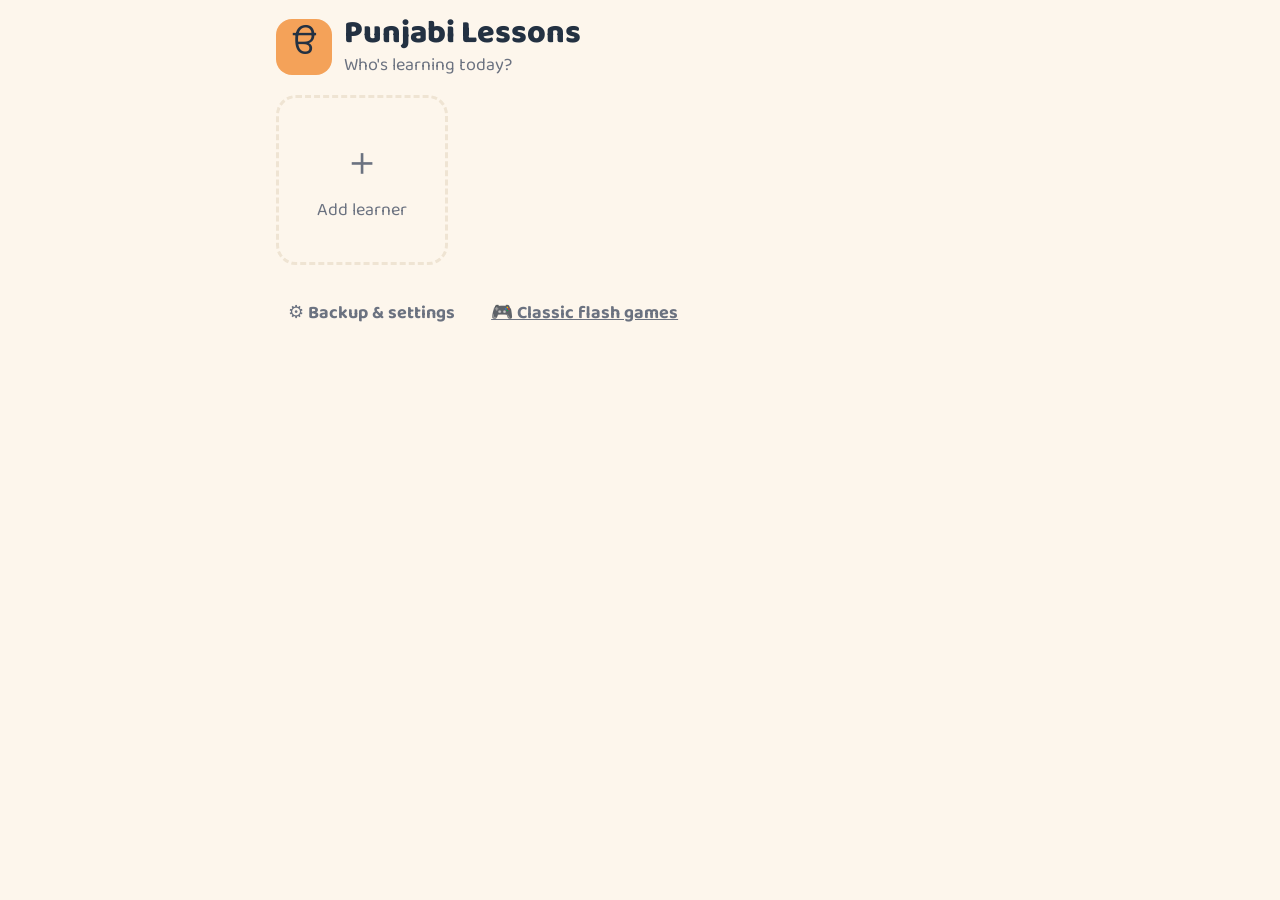
<file: index.html>
<!DOCTYPE html>
<html lang="en">
<head>
  <meta charset="UTF-8">
  <meta name="viewport" content="width=device-width, initial-scale=1.0, viewport-fit=cover">
  <title>Punjabi Lessons</title>
  <meta name="description" content="Learn Punjabi letters, words and phrases week by week, with spaced review and progress for each learner.">
  <link rel="preconnect" href="https://fonts.googleapis.com">
  <link rel="preconnect" href="https://fonts.gstatic.com" crossorigin>
  <link href="https://fonts.googleapis.com/css2?family=Baloo+Paaji+2:wght@400;500;600;700;800&family=Noto+Sans+Gurmukhi:wght@500&display=swap" rel="stylesheet">
  <link rel="stylesheet" href="css/app.css?v=20261109a">
  <link rel="icon" href="data:image/svg+xml,<svg xmlns='http://www.w3.org/2000/svg' viewBox='0 0 100 100'><rect width='100' height='100' rx='22' fill='%23f4a259'/><text x='50' y='70' font-size='62' text-anchor='middle' fill='%23264653'>ੳ</text></svg>">
</head>
<body>
  <main id="app" aria-live="polite"></main>
  <div id="toast" class="toast" role="status"></div>

  <script>window.APP_VERSION = "20261109a";</script>
  <script src="data/content.js?v=20261109a"></script>
  <script src="data/sentences.js?v=20261109a"></script>
  <!-- admin edits change often: always fetch the latest -->
  <script>document.write('<script src="data/custom.js?t=' + Date.now() + '"><\/script>');</script>
  <script src="js/model.js?v=20261109a"></script>
  <script src="js/engine.js?v=20261109a"></script>
  <script src="js/speech.js?v=20261109a"></script>
  <script src="js/trace.js?v=20261109a"></script>
  <script src="js/app.js?v=20261109a"></script>
</body>
</html>
</file>
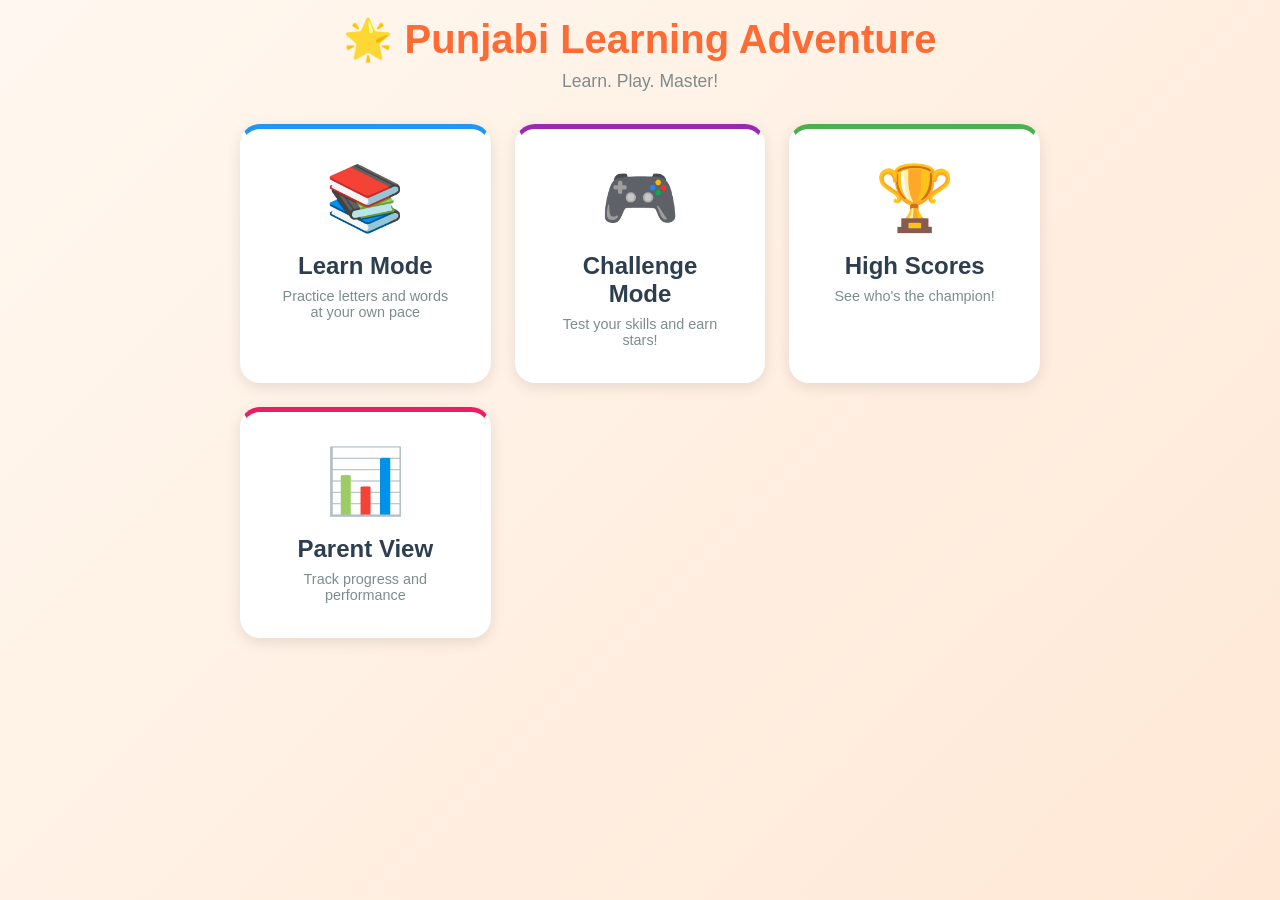
<file: gurmukhi-game.html>
<!DOCTYPE html>
<html lang="en">
<head>
    <meta charset="UTF-8">
    <meta name="viewport" content="width=device-width, initial-scale=1.0">
    <meta name="description" content="Learn Punjabi vocabulary through fun games and challenges">
    <title>Punjabi Learning Adventure 🌟</title>
    <style>
        /* ==================== CSS RESET & BASE ==================== */
        * {
            margin: 0;
            padding: 0;
            box-sizing: border-box;
        }

        :root {
            /* Color Palette - Kid-friendly vibrant colors */
            --primary: #FF6B35;
            --secondary: #F7931E;
            --success: #4CAF50;
            --warning: #FFC107;
            --error: #F44336;
            --purple: #9C27B0;
            --blue: #2196F3;
            --pink: #E91E63;
            --background: #FFF8F0;
            --card-bg: #FFFFFF;
            --text-dark: #2C3E50;
            --text-light: #7F8C8D;
            --shadow: rgba(0, 0, 0, 0.1);
            
            /* Typography */
            --font-main: -apple-system, BlinkMacSystemFont, 'Segoe UI', Roboto, Oxygen, Ubuntu, Cantarell, sans-serif;
            --font-gurmukhi: 'Noto Sans Gurmukhi', 'Raavi', 'AnmolUniBani', sans-serif;
        }

        body {
            font-family: var(--font-main);
            background: linear-gradient(135deg, #FFF8F0 0%, #FFE8D6 100%);
            color: var(--text-dark);
            min-height: 100vh;
            padding: 1rem;
        }

        /* ==================== HEADER ==================== */
        header {
            text-align: center;
            margin-bottom: 2rem;
            animation: fadeInDown 0.6s ease-out;
        }

        h1 {
            font-size: clamp(1.5rem, 5vw, 2.5rem);
            color: var(--primary);
            margin-bottom: 0.5rem;
            font-weight: 700;
        }

        .subtitle {
            font-size: clamp(0.9rem, 3vw, 1.1rem);
            color: var(--text-light);
        }

        /* ==================== CONTAINER ==================== */
        .container {
            max-width: 800px;
            margin: 0 auto;
        }

        /* ==================== SCREENS (VIEWS) ==================== */
        .screen {
            display: none;
            animation: fadeIn 0.4s ease-out;
        }

        .screen.active {
            display: block;
        }

        /* ==================== HOME SCREEN (MODE SELECTOR) ==================== */
        .mode-grid {
            display: grid;
            grid-template-columns: repeat(auto-fit, minmax(250px, 1fr));
            gap: 1.5rem;
            margin-bottom: 2rem;
        }

        .mode-card {
            background: var(--card-bg);
            border-radius: 20px;
            padding: 2rem;
            text-align: center;
            cursor: pointer;
            transition: all 0.3s ease;
            box-shadow: 0 4px 15px var(--shadow);
            border: 3px solid transparent;
        }

        .mode-card:hover {
            transform: translateY(-5px);
            box-shadow: 0 8px 25px rgba(0, 0, 0, 0.15);
            border-color: var(--primary);
        }

        .mode-card.learn { border-top: 5px solid var(--blue); }
        .mode-card.challenge { border-top: 5px solid var(--purple); }
        .mode-card.scores { border-top: 5px solid var(--success); }
        .mode-card.parent { border-top: 5px solid var(--pink); }

        .mode-icon {
            font-size: 4rem;
            margin-bottom: 1rem;
        }

        .mode-title {
            font-size: 1.5rem;
            font-weight: 600;
            margin-bottom: 0.5rem;
            color: var(--text-dark);
        }

        .mode-desc {
            color: var(--text-light);
            font-size: 0.9rem;
        }

        /* ==================== CATEGORY SELECTOR ==================== */
        .category-grid {
            display: grid;
            grid-template-columns: repeat(auto-fill, minmax(150px, 1fr));
            gap: 1rem;
            margin-bottom: 2rem;
        }

        .category-btn {
            background: linear-gradient(135deg, var(--primary) 0%, var(--secondary) 100%);
            color: white;
            border: none;
            border-radius: 15px;
            padding: 1.5rem 1rem;
            font-size: 1rem;
            font-weight: 600;
            cursor: pointer;
            transition: all 0.3s ease;
            box-shadow: 0 4px 15px var(--shadow);
            text-align: center;
        }

        .category-btn:hover {
            transform: scale(1.05);
            box-shadow: 0 6px 20px rgba(0, 0, 0, 0.2);
        }

        .category-btn .emoji {
            display: block;
            font-size: 2.5rem;
            margin-bottom: 0.5rem;
        }

        /* ==================== GAME CARD ==================== */
        .game-card {
            background: var(--card-bg);
            border-radius: 20px;
            padding: 2rem;
            box-shadow: 0 10px 40px var(--shadow);
            margin-bottom: 2rem;
            text-align: center;
        }

        .score-display {
            display: flex;
            justify-content: space-around;
            margin-bottom: 1.5rem;
            padding: 1rem;
            background: var(--background);
            border-radius: 15px;
        }

        .score-item {
            text-align: center;
        }

        .score-value {
            font-size: 2rem;
            font-weight: 700;
            color: var(--primary);
        }

        .score-label {
            font-size: 0.8rem;
            color: var(--text-light);
            text-transform: uppercase;
        }

        .word-display {
            margin: 2rem 0;
        }

        .gurmukhi-word {
            font-family: var(--font-gurmukhi);
            font-size: clamp(4rem, 15vw, 8rem);
            color: var(--primary);
            margin: 1rem 0;
            line-height: 1;
        }

        .word-image {
            width: 100%;
            max-width: 400px;
            height: 300px;
            margin: 1rem auto;
            background: var(--background);
            border-radius: 20px;
            display: flex;
            align-items: center;
            justify-content: center;
            font-size: 8rem;
            border: 4px solid var(--secondary);
        }

        .hint-text {
            font-size: 1.2rem;
            color: var(--text-light);
            font-style: italic;
            margin: 1rem 0;
        }

        /* ==================== BUTTONS ==================== */
        button {
            padding: 1rem 2rem;
            font-size: 1rem;
            font-weight: 600;
            border: none;
            border-radius: 12px;
            cursor: pointer;
            transition: all 0.3s ease;
            box-shadow: 0 4px 15px var(--shadow);
            font-family: var(--font-main);
        }

        button:hover:not(:disabled) {
            transform: translateY(-2px);
            box-shadow: 0 6px 20px rgba(0, 0, 0, 0.2);
        }

        button:disabled {
            opacity: 0.6;
            cursor: not-allowed;
        }

        .btn-primary {
            background: var(--primary);
            color: white;
            font-size: 1.3rem;
            padding: 1.5rem 2rem;
            width: 100%;
            margin: 0.5rem 0;
        }

        .btn-secondary {
            background: var(--text-light);
            color: white;
        }

        .btn-success {
            background: var(--success);
            color: white;
        }

        .btn-back {
            background: var(--text-light);
            color: white;
            margin-top: 1rem;
        }

        .button-group {
            display: flex;
            gap: 1rem;
            flex-wrap: wrap;
        }

        .button-group button {
            flex: 1;
            min-width: 120px;
        }

        /* ==================== CELEBRATION OVERLAY ==================== */
        .celebration {
            position: fixed;
            top: 0;
            left: 0;
            width: 100%;
            height: 100%;
            pointer-events: none;
            z-index: 1000;
        }

        .confetti {
            position: absolute;
            width: 10px;
            height: 10px;
            background: var(--primary);
            animation: confettiFall 3s ease-out forwards;
        }

        @keyframes confettiFall {
            0% {
                transform: translateY(-100vh) rotate(0deg);
                opacity: 1;
            }
            100% {
                transform: translateY(100vh) rotate(720deg);
                opacity: 0;
            }
        }

        .success-message {
            position: fixed;
            top: 50%;
            left: 50%;
            transform: translate(-50%, -50%) scale(0);
            background: white;
            padding: 3rem;
            border-radius: 30px;
            box-shadow: 0 20px 60px rgba(0, 0, 0, 0.3);
            text-align: center;
            z-index: 1001;
            animation: popIn 0.5s ease-out forwards;
        }

        @keyframes popIn {
            0% { transform: translate(-50%, -50%) scale(0); }
            50% { transform: translate(-50%, -50%) scale(1.1); }
            100% { transform: translate(-50%, -50%) scale(1); }
        }

        .success-message.hide {
            animation: popOut 0.3s ease-out forwards;
        }

        @keyframes popOut {
            to {
                transform: translate(-50%, -50%) scale(0);
                opacity: 0;
            }
        }

        .success-message .emoji {
            font-size: 5rem;
            margin-bottom: 1rem;
        }

        .success-message .message {
            font-size: 2rem;
            font-weight: 700;
            color: var(--success);
        }

        /* ==================== SCOREBOARD ==================== */
        .scoreboard {
            background: var(--card-bg);
            border-radius: 20px;
            padding: 2rem;
            box-shadow: 0 10px 40px var(--shadow);
        }

        .scoreboard-header {
            text-align: center;
            margin-bottom: 2rem;
        }

        .scoreboard-title {
            font-size: 2rem;
            color: var(--primary);
            margin-bottom: 0.5rem;
        }

        .score-entry {
            display: flex;
            justify-content: space-between;
            align-items: center;
            padding: 1rem;
            margin-bottom: 0.5rem;
            background: var(--background);
            border-radius: 10px;
            border-left: 4px solid var(--primary);
        }

        .score-entry.gold { border-left-color: #FFD700; }
        .score-entry.silver { border-left-color: #C0C0C0; }
        .score-entry.bronze { border-left-color: #CD7F32; }

        .score-rank {
            font-size: 1.5rem;
            font-weight: 700;
            min-width: 40px;
        }

        .score-name {
            flex: 1;
            font-size: 1.2rem;
            font-weight: 600;
        }

        .score-points {
            font-size: 1.5rem;
            font-weight: 700;
            color: var(--primary);
        }

        /* ==================== NAME ENTRY MODAL ==================== */
        .modal {
            position: fixed;
            top: 0;
            left: 0;
            width: 100%;
            height: 100%;
            background: rgba(0, 0, 0, 0.5);
            display: none;
            align-items: center;
            justify-content: center;
            z-index: 2000;
        }

        .modal.active {
            display: flex;
        }

        .modal-content {
            background: white;
            padding: 2rem;
            border-radius: 20px;
            max-width: 400px;
            width: 90%;
            text-align: center;
        }

        .modal-content h2 {
            color: var(--primary);
            margin-bottom: 1rem;
        }

        .modal-content input {
            width: 100%;
            padding: 1rem;
            font-size: 1.2rem;
            border: 2px solid var(--primary);
            border-radius: 10px;
            margin: 1rem 0;
            text-align: center;
        }

        /* ==================== PARENT DASHBOARD ==================== */
        .stat-card {
            background: var(--background);
            padding: 1.5rem;
            border-radius: 15px;
            margin-bottom: 1rem;
            border-left: 4px solid var(--blue);
        }

        .stat-title {
            font-size: 0.9rem;
            color: var(--text-light);
            margin-bottom: 0.5rem;
        }

        .stat-value {
            font-size: 2rem;
            font-weight: 700;
            color: var(--primary);
        }

        .progress-bar {
            background: #E0E0E0;
            height: 20px;
            border-radius: 10px;
            overflow: hidden;
            margin: 0.5rem 0;
        }

        .progress-fill {
            background: linear-gradient(90deg, var(--success), var(--primary));
            height: 100%;
            transition: width 0.5s ease;
        }

        /* ==================== ANIMATIONS ==================== */
        @keyframes fadeIn {
            from { opacity: 0; }
            to { opacity: 1; }
        }

        @keyframes fadeInDown {
            from {
                opacity: 0;
                transform: translateY(-20px);
            }
            to {
                opacity: 1;
                transform: translateY(0);
            }
        }

        @keyframes pulse {
            0%, 100% { opacity: 1; }
            50% { opacity: 0.7; }
        }

        @keyframes shake {
            0%, 100% { transform: translateX(0); }
            25% { transform: translateX(-10px); }
            75% { transform: translateX(10px); }
        }

        /* ==================== FEEDBACK ==================== */
        .feedback {
            padding: 1rem;
            border-radius: 12px;
            margin: 1rem 0;
            font-size: 1.1rem;
            font-weight: 600;
            text-align: center;
            display: none;
        }

        .feedback.show {
            display: block;
            animation: fadeIn 0.3s ease-out;
        }

        .feedback.correct {
            background: var(--success);
            color: white;
        }

        .feedback.incorrect {
            background: var(--warning);
            color: var(--text-dark);
        }

        .feedback.listening {
            background: var(--blue);
            color: white;
            animation: pulse 1.5s infinite;
        }

        /* ==================== RESPONSIVE ==================== */
        @media (max-width: 600px) {
            .mode-grid {
                grid-template-columns: 1fr;
            }
            
            .category-grid {
                grid-template-columns: repeat(2, 1fr);
            }

            .score-display {
                flex-direction: column;
                gap: 1rem;
            }
        }

        /* ==================== ACCESSIBILITY ==================== */
        .sr-only {
            position: absolute;
            width: 1px;
            height: 1px;
            padding: 0;
            margin: -1px;
            overflow: hidden;
            clip: rect(0, 0, 0, 0);
            white-space: nowrap;
            border-width: 0;
        }
    </style>
</head>
<body>
    <header>
        <h1>🌟 Punjabi Learning Adventure</h1>
        <p class="subtitle">Learn. Play. Master!</p>
    </header>

    <div class="container">
        <!-- ==================== HOME SCREEN ==================== -->
        <div id="homeScreen" class="screen active">
            <div class="mode-grid">
                <div class="mode-card learn" onclick="showLearnMode()">
                    <div class="mode-icon">📚</div>
                    <div class="mode-title">Learn Mode</div>
                    <div class="mode-desc">Practice letters and words at your own pace</div>
                </div>

                <div class="mode-card challenge" onclick="showChallengeSetup()">
                    <div class="mode-icon">🎮</div>
                    <div class="mode-title">Challenge Mode</div>
                    <div class="mode-desc">Test your skills and earn stars!</div>
                </div>

                <div class="mode-card scores" onclick="showScoreboard()">
                    <div class="mode-icon">🏆</div>
                    <div class="mode-title">High Scores</div>
                    <div class="mode-desc">See who's the champion!</div>
                </div>

                <div class="mode-card parent" onclick="showParentDashboard()">
                    <div class="mode-icon">📊</div>
                    <div class="mode-title">Parent View</div>
                    <div class="mode-desc">Track progress and performance</div>
                </div>
            </div>
        </div>

        <!-- ==================== CHALLENGE SETUP SCREEN ==================== -->
        <div id="challengeSetupScreen" class="screen">
            <div class="game-card">
                <h2 style="color: var(--purple); margin-bottom: 2rem;">🎮 Choose Your Challenge</h2>
                
                <div class="category-grid" id="categorySelector"></div>

                <button class="btn-back" onclick="showHome()">← Back to Home</button>
            </div>
        </div>

        <!-- ==================== LEARN MODE SCREEN ==================== -->
        <div id="learnScreen" class="screen">
            <div class="game-card">
                <div style="display: flex; justify-content: space-between; align-items: center; margin-bottom: 1rem; flex-wrap: wrap; gap: 1rem;">
                    <span style="color: var(--text-light);">Card <span id="learnCurrentCard">1</span> of <span id="learnTotalCards">35</span></span>
                    
                    <div style="display: flex; align-items: center; gap: 0.5rem;">
                        <label for="categorySelect" style="color: var(--text-light); font-weight: 600;">Category:</label>
                        <select id="categorySelect" onchange="changeLearnCategory()" style="padding: 0.5rem 1rem; border-radius: 8px; border: 2px solid var(--primary); font-size: 1rem; font-weight: 600; color: var(--text-dark); background: white; cursor: pointer;">
                            <option value="alphabet">🔤 Alphabet</option>
                            <option value="family">👨‍👩‍👧‍👦 Family & People</option>
                            <option value="animals">🐾 Animals</option>
                            <option value="food">🍽️ Food & Drink</option>
                            <option value="objects">🎈 Objects & Toys</option>
                            <option value="body">👋 Body Parts</option>
                            <option value="colors">🎨 Colors</option>
                            <option value="numbers">🔢 Numbers</option>
                            <option value="actions">🏃 Actions</option>
                            <option value="nature">🌍 Nature & World</option>
                            <option value="descriptors">💬 Descriptors & Social</option>
                        </select>
                    </div>
                </div>

                <div class="word-display">
                    <div class="gurmukhi-word" id="learnGurmukhi">ੳ</div>
                    <div class="word-image" id="learnImage">🌙</div>
                    <div style="font-size: 2rem; font-weight: 600; margin: 1rem 0;" id="learnName">Oora</div>
                    <div style="font-size: 1.2rem; color: var(--text-light);" id="learnMeaning">Pronunciation: OO-ra</div>
                </div>

                <div class="feedback" id="learnFeedback"></div>

                <button class="btn-primary" id="learnSpeakBtn" onclick="learnSpeak()">🎤 Practice Speaking</button>

                <div class="button-group" style="margin-top: 1rem;">
                    <button class="btn-secondary" onclick="learnPrevious()">← Previous</button>
                    <button class="btn-secondary" onclick="learnNext()">Next →</button>
                </div>

                <button class="btn-back" onclick="showHome()">← Back to Home</button>
            </div>
        </div>

        <!-- ==================== CHALLENGE MODE SCREEN ==================== -->
        <div id="challengeScreen" class="screen">
            <div class="game-card">
                <div class="score-display">
                    <div class="score-item">
                        <div class="score-value" id="challengeScore">0</div>
                        <div class="score-label">Score</div>
                    </div>
                    <div class="score-item">
                        <div class="score-value" id="challengeCorrect">0</div>
                        <div class="score-label">✓ Correct</div>
                    </div>
                    <div class="score-item">
                        <div class="score-value" id="challengeTotal">0</div>
                        <div class="score-label">Total</div>
                    </div>
                </div>

                <div class="word-display">
                    <div class="gurmukhi-word" id="challengeGurmukhi" style="display: none;">ੳ</div>
                    <div class="word-image" id="challengeImage">🌙</div>
                    <div class="hint-text" id="challengeHint" style="display: none;">Hint: It starts with O...</div>
                </div>

                <div class="feedback" id="challengeFeedback"></div>

                <button class="btn-primary" id="challengeSpeakBtn" onclick="challengeSpeak()">🎤 Say the Word!</button>

                <div class="button-group" style="margin-top: 1rem;">
                    <button class="btn-secondary" onclick="showHint()">💡 Show Hint</button>
                    <button class="btn-secondary" onclick="challengeSkip()">⏭️ Skip</button>
                </div>

                <button class="btn-back" onclick="endChallenge()">End Challenge</button>
            </div>
        </div>

        <!-- ==================== SCOREBOARD SCREEN ==================== -->
        <div id="scoreboardScreen" class="screen">
            <div class="scoreboard">
                <div class="scoreboard-header">
                    <div class="scoreboard-title">🏆 High Scores</div>
                    <p style="color: var(--text-light);">Top Champions</p>
                </div>

                <div id="scoresList"></div>

                <button class="btn-secondary" onclick="clearScores()" style="margin-top: 1rem;">Clear All Scores</button>
                <button class="btn-back" onclick="showHome()">← Back to Home</button>
            </div>
        </div>

        <!-- ==================== PARENT DASHBOARD SCREEN ==================== -->
        <div id="parentScreen" class="screen">
            <div class="scoreboard">
                <div class="scoreboard-header">
                    <div class="scoreboard-title">📊 Learning Progress</div>
                    <p style="color: var(--text-light);">Parent Dashboard</p>
                </div>

                <div class="stat-card">
                    <div class="stat-title">Total Practice Sessions</div>
                    <div class="stat-value" id="totalSessions">0</div>
                </div>

                <div class="stat-card">
                    <div class="stat-title">Overall Accuracy</div>
                    <div class="stat-value" id="overallAccuracy">0%</div>
                    <div class="progress-bar">
                        <div class="progress-fill" id="accuracyBar" style="width: 0%"></div>
                    </div>
                </div>

                <div class="stat-card">
                    <div class="stat-title">Words Mastered</div>
                    <div class="stat-value" id="wordsMastered">0</div>
                </div>

                <div class="stat-card">
                    <div class="stat-title">Favorite Category</div>
                    <div class="stat-value" id="favoriteCategory" style="font-size: 1.5rem;">-</div>
                </div>

                <div class="stat-card">
                    <div class="stat-title">Recent Performance (Last 10)</div>
                    <div id="recentPerformance"></div>
                </div>

                <button class="btn-back" onclick="showHome()">← Back to Home</button>
            </div>
        </div>
    </div>

    <!-- ==================== SUCCESS CELEBRATION ==================== -->
    <div id="celebration" class="celebration"></div>
    <div id="successMessage" class="success-message" style="display: none;">
        <div class="emoji">🎉</div>
        <div class="message">Amazing!</div>
    </div>

    <!-- ==================== NAME ENTRY MODAL ==================== -->
    <div id="nameModal" class="modal">
        <div class="modal-content">
            <h2>🌟 Great Job!</h2>
            <p>You scored <span id="finalScore">0</span> points!</p>
            <p style="margin-top: 1rem;">Enter your name:</p>
            <input type="text" id="playerName" placeholder="Your Name" maxlength="20">
            <button class="btn-success" onclick="saveScoreAndShowSummary()">Continue</button>
        </div>
    </div>

    <!-- ==================== CHALLENGE SUMMARY SCREEN ==================== -->
    <div id="summaryScreen" class="screen">
        <div class="scoreboard">
            <div class="scoreboard-header">
                <div class="scoreboard-title">📊 Challenge Summary</div>
                <p style="color: var(--text-light);">Review your performance</p>
            </div>

            <div style="background: var(--background); padding: 1.5rem; border-radius: 15px; margin-bottom: 2rem;">
                <div style="display: flex; justify-content: space-around; text-align: center;">
                    <div>
                        <div style="font-size: 2.5rem; font-weight: 700; color: var(--success);" id="summaryCorrect">0</div>
                        <div style="color: var(--text-light); font-size: 0.9rem;">Correct</div>
                    </div>
                    <div>
                        <div style="font-size: 2.5rem; font-weight: 700; color: var(--error);" id="summaryIncorrect">0</div>
                        <div style="color: var(--text-light); font-size: 0.9rem;">Incorrect</div>
                    </div>
                    <div>
                        <div style="font-size: 2.5rem; font-weight: 700; color: var(--primary);" id="summaryAccuracy">0%</div>
                        <div style="color: var(--text-light); font-size: 0.9rem;">Accuracy</div>
                    </div>
                </div>
            </div>

            <h3 style="margin-bottom: 1rem; color: var(--text-dark);">Word Results:</h3>
            <div id="summaryResults" style="max-height: 400px; overflow-y: auto;"></div>

            <div style="margin-top: 2rem; padding: 1.5rem; background: var(--background); border-radius: 15px; border-left: 4px solid var(--primary);">
                <h4 style="margin-bottom: 0.5rem; color: var(--primary);">💡 Practice Tip:</h4>
                <p style="color: var(--text-dark); line-height: 1.6;">
                    Words marked ❌ need more practice! Try them again in Learn Mode to improve your pronunciation.
                </p>
            </div>

            <div class="button-group" style="margin-top: 2rem;">
                <button class="btn-success" onclick="retryChallenge()">🔄 Try Again</button>
                <button class="btn-secondary" onclick="showHome()">🏠 Home</button>
            </div>
        </div>
    </div>

    <script>
        // ==================== DATA STRUCTURES ====================
        
        // Complete word pack system - 100 words across 10 categories
        const wordPacks = {
            family: {
                name: 'Family & People',
                emoji: '👨‍👩‍👧‍👦',
                difficulty: 'beginner',
                words: [
                    { gurmukhi: 'ਮਾਂ', name: 'Maa', meaning: 'Mother', pronunciation: ['maa', 'ma', 'maan'], image: '👩' },
                    { gurmukhi: 'ਪਿਉ', name: 'Pio', meaning: 'Father', pronunciation: ['pio', 'peo', 'piyo'], image: '👨' },
                    { gurmukhi: 'ਭੈਣ', name: 'Bhain', meaning: 'Sister', pronunciation: ['bhain', 'bhen', 'ben'], image: '👧' },
                    { gurmukhi: 'ਭਰਾ', name: 'Bhra', meaning: 'Brother', pronunciation: ['bhra', 'bhara', 'bara'], image: '👦' },
                    { gurmukhi: 'ਬੱਚਾ', name: 'Bacha', meaning: 'Child', pronunciation: ['bacha', 'bachha', 'bachchaa'], image: '👶' },
                    { gurmukhi: 'ਦੋਸਤ', name: 'Dost', meaning: 'Friend', pronunciation: ['dost', 'dost'], image: '👥' },
                    { gurmukhi: 'ਅਧਿਆਪਕ', name: 'Adhyapak', meaning: 'Teacher', pronunciation: ['adhyapak', 'teacher', 'adhiapak'], image: '👨‍🏫' },
                    { gurmukhi: 'ਬੱਚੇ', name: 'Bache', meaning: 'Children', pronunciation: ['bache', 'bachche', 'bachchay'], image: '👶👶' },
                    { gurmukhi: 'ਘਰ ਵਾਲੇ', name: 'Ghar Wale', meaning: 'Family', pronunciation: ['ghar wale', 'gharwale', 'ghar vale'], image: '👨‍👩‍👧‍👦' },
                    { gurmukhi: 'ਮੈਂ', name: 'Main', meaning: 'I / Me', pronunciation: ['main', 'mein', 'me'], image: '🙋' }
                ]
            },
            
            animals: {
                name: 'Animals',
                emoji: '🐾',
                difficulty: 'beginner',
                words: [
                    { gurmukhi: 'ਕੁੱਤਾ', name: 'Kutta', meaning: 'Dog', pronunciation: ['kutta', 'kuta', 'koota'], image: '🐕' },
                    { gurmukhi: 'ਬਿੱਲੀ', name: 'Billi', meaning: 'Cat', pronunciation: ['billi', 'billy', 'bili'], image: '🐱' },
                    { gurmukhi: 'ਗਾਂ', name: 'Gaan', meaning: 'Cow', pronunciation: ['gaan', 'ga', 'gaa'], image: '🐄' },
                    { gurmukhi: 'ਘੋੜਾ', name: 'Ghora', meaning: 'Horse', pronunciation: ['ghora', 'gora', 'ghoda'], image: '🐴' },
                    { gurmukhi: 'ਪੰਛੀ', name: 'Panchi', meaning: 'Bird', pronunciation: ['panchi', 'panchee', 'paanchi'], image: '🐦' },
                    { gurmukhi: 'ਮੱਛੀ', name: 'Machhi', meaning: 'Fish', pronunciation: ['machhi', 'machi', 'machhee'], image: '🐟' },
                    { gurmukhi: 'ਬੱਕਰੀ', name: 'Bakkri', meaning: 'Goat', pronunciation: ['bakkri', 'bakri', 'bakree'], image: '🐐' },
                    { gurmukhi: 'ਸ਼ੇਰ', name: 'Sher', meaning: 'Lion', pronunciation: ['sher', 'shair', 'share'], image: '🦁' },
                    { gurmukhi: 'ਹਾਥੀ', name: 'Haathi', meaning: 'Elephant', pronunciation: ['haathi', 'hathi', 'haati'], image: '🐘' },
                    { gurmukhi: 'ਚਿੜੀ', name: 'Chiri', meaning: 'Sparrow', pronunciation: ['chiri', 'chiree', 'chidee'], image: '🐦' }
                ]
            },
            
            food: {
                name: 'Food & Drink',
                emoji: '🍽️',
                difficulty: 'beginner',
                words: [
                    { gurmukhi: 'ਪਾਣੀ', name: 'Paani', meaning: 'Water', pronunciation: ['paani', 'pani', 'paanee'], image: '💧' },
                    { gurmukhi: 'ਦੁੱਧ', name: 'Dudh', meaning: 'Milk', pronunciation: ['dudh', 'dud', 'doodh'], image: '🥛' },
                    { gurmukhi: 'ਰੋਟੀ', name: 'Roti', meaning: 'Bread', pronunciation: ['roti', 'rotee', 'rotti'], image: '🫓' },
                    { gurmukhi: 'ਚੌਲ', name: 'Chaul', meaning: 'Rice', pronunciation: ['chaul', 'chawal', 'chol'], image: '🍚' },
                    { gurmukhi: 'ਫਲ', name: 'Phal', meaning: 'Fruit', pronunciation: ['phal', 'fal', 'phul'], image: '🍎' },
                    { gurmukhi: 'ਸੇਬ', name: 'Seb', meaning: 'Apple', pronunciation: ['seb', 'seb', 'saib'], image: '🍎' },
                    { gurmukhi: 'ਕੇਲਾ', name: 'Kela', meaning: 'Banana', pronunciation: ['kela', 'kelaa', 'kaila'], image: '🍌' },
                    { gurmukhi: 'ਖਾਣਾ', name: 'Khana', meaning: 'Food', pronunciation: ['khana', 'khaana', 'kaana'], image: '🍽️' },
                    { gurmukhi: 'ਜੂਸ', name: 'Juice', meaning: 'Juice', pronunciation: ['juice', 'jus', 'joos'], image: '🧃' },
                    { gurmukhi: 'ਮਿੱਠਾ', name: 'Mitha', meaning: 'Sweet', pronunciation: ['mitha', 'meetha', 'mithaa'], image: '🍬' }
                ]
            },
            
            objects: {
                name: 'Objects & Toys',
                emoji: '🎈',
                difficulty: 'intermediate',
                words: [
                    { gurmukhi: 'ਗੇਂਦ', name: 'Gend', meaning: 'Ball', pronunciation: ['gend', 'gaind', 'gind'], image: '⚽' },
                    { gurmukhi: 'ਕਿਤਾਬ', name: 'Kitab', meaning: 'Book', pronunciation: ['kitab', 'kitaab', 'ketab'], image: '📚' },
                    { gurmukhi: 'ਕਲਮ', name: 'Kalam', meaning: 'Pen', pronunciation: ['kalam', 'kalam', 'qalam'], image: '🖊️' },
                    { gurmukhi: 'ਕੁਰਸੀ', name: 'Kursi', meaning: 'Chair', pronunciation: ['kursi', 'kursee', 'kurshi'], image: '🪑' },
                    { gurmukhi: 'ਮੇਜ਼', name: 'Mez', meaning: 'Table', pronunciation: ['mez', 'maiz', 'maze'], image: '🪑' },
                    { gurmukhi: 'ਕਾਰ', name: 'Car', meaning: 'Car', pronunciation: ['car', 'kaar', 'gadi'], image: '🚗' },
                    { gurmukhi: 'ਖਿਡੌਣਾ', name: 'Khidona', meaning: 'Toy', pronunciation: ['khidona', 'khilona', 'kidona'], image: '🧸' },
                    { gurmukhi: 'ਬੈਗ', name: 'Bag', meaning: 'Bag', pronunciation: ['bag', 'baig', 'beg'], image: '🎒' },
                    { gurmukhi: 'ਘੜੀ', name: 'Ghari', meaning: 'Clock', pronunciation: ['ghari', 'gharee', 'ghadi'], image: '⏰' },
                    { gurmukhi: 'ਦਰਵਾਜ਼ਾ', name: 'Darwaza', meaning: 'Door', pronunciation: ['darwaza', 'darwaaza', 'darvaaza'], image: '🚪' }
                ]
            },
            
            body: {
                name: 'Body Parts',
                emoji: '👋',
                difficulty: 'beginner',
                words: [
                    { gurmukhi: 'ਸਿਰ', name: 'Sir', meaning: 'Head', pronunciation: ['sir', 'sar', 'seer'], image: '👤' },
                    { gurmukhi: 'ਅੱਖ', name: 'Akh', meaning: 'Eye', pronunciation: ['akh', 'akkh', 'ak'], image: '👁️' },
                    { gurmukhi: 'ਕੰਨ', name: 'Kan', meaning: 'Ear', pronunciation: ['kan', 'kann', 'kaan'], image: '👂' },
                    { gurmukhi: 'ਨੱਕ', name: 'Nak', meaning: 'Nose', pronunciation: ['nak', 'nakk', 'naak'], image: '👃' },
                    { gurmukhi: 'ਮੂੰਹ', name: 'Moonh', meaning: 'Mouth', pronunciation: ['moonh', 'munh', 'moo'], image: '👄' },
                    { gurmukhi: 'ਹੱਥ', name: 'Hatth', meaning: 'Hand', pronunciation: ['hatth', 'hath', 'hat'], image: '✋' },
                    { gurmukhi: 'ਪੈਰ', name: 'Pair', meaning: 'Foot', pronunciation: ['pair', 'per', 'paer'], image: '🦶' },
                    { gurmukhi: 'ਉਂਗਲ', name: 'Ungal', meaning: 'Finger', pronunciation: ['ungal', 'ungul', 'ungl'], image: '☝️' },
                    { gurmukhi: 'ਦੰਦ', name: 'Dand', meaning: 'Tooth', pronunciation: ['dand', 'dant', 'dund'], image: '🦷' },
                    { gurmukhi: 'ਵਾਲ', name: 'Val', meaning: 'Hair', pronunciation: ['val', 'vaal', 'waal'], image: '💇' }
                ]
            },
            
            colors: {
                name: 'Colors',
                emoji: '🎨',
                difficulty: 'beginner',
                words: [
                    { gurmukhi: 'ਲਾਲ', name: 'Laal', meaning: 'Red', pronunciation: ['laal', 'lal', 'lall'], image: '🔴' },
                    { gurmukhi: 'ਨੀਲਾ', name: 'Neela', meaning: 'Blue', pronunciation: ['neela', 'nila', 'neelaa'], image: '🔵' },
                    { gurmukhi: 'ਹਰਾ', name: 'Hara', meaning: 'Green', pronunciation: ['hara', 'haraa', 'haara'], image: '🟢' },
                    { gurmukhi: 'ਪੀਲਾ', name: 'Peela', meaning: 'Yellow', pronunciation: ['peela', 'pila', 'peelaa'], image: '🟡' },
                    { gurmukhi: 'ਕਾਲਾ', name: 'Kaala', meaning: 'Black', pronunciation: ['kaala', 'kala', 'kaalaa'], image: '⚫' },
                    { gurmukhi: 'ਚਿੱਟਾ', name: 'Chitta', meaning: 'White', pronunciation: ['chitta', 'chita', 'chhitta'], image: '⚪' },
                    { gurmukhi: 'ਭੂਰਾ', name: 'Bhura', meaning: 'Brown', pronunciation: ['bhura', 'bhoora', 'bura'], image: '🟤' },
                    { gurmukhi: 'ਗੁਲਾਬੀ', name: 'Gulabi', meaning: 'Pink', pronunciation: ['gulabi', 'gulabee', 'gulaabi'], image: '🌸' }
                ]
            },
            
            numbers: {
                name: 'Numbers',
                emoji: '🔢',
                difficulty: 'beginner',
                words: [
                    { gurmukhi: 'ਇੱਕ', name: 'Ikk', meaning: 'One', pronunciation: ['ikk', 'ik', 'ek'], image: '1️⃣' },
                    { gurmukhi: 'ਦੋ', name: 'Do', meaning: 'Two', pronunciation: ['do', 'doh', 'doe'], image: '2️⃣' },
                    { gurmukhi: 'ਤਿੰਨ', name: 'Tinn', meaning: 'Three', pronunciation: ['tinn', 'tin', 'teen'], image: '3️⃣' },
                    { gurmukhi: 'ਚਾਰ', name: 'Chaar', meaning: 'Four', pronunciation: ['chaar', 'char', 'chhar'], image: '4️⃣' },
                    { gurmukhi: 'ਪੰਜ', name: 'Panj', meaning: 'Five', pronunciation: ['panj', 'panch', 'paanj'], image: '5️⃣' },
                    { gurmukhi: 'ਛੇ', name: 'Chhe', meaning: 'Six', pronunciation: ['chhe', 'chhay', 'che'], image: '6️⃣' },
                    { gurmukhi: 'ਸੱਤ', name: 'Satt', meaning: 'Seven', pronunciation: ['satt', 'sat', 'sut'], image: '7️⃣' },
                    { gurmukhi: 'ਅੱਠ', name: 'Atth', meaning: 'Eight', pronunciation: ['atth', 'ath', 'aath'], image: '8️⃣' },
                    { gurmukhi: 'ਨੌਂ', name: 'Naun', meaning: 'Nine', pronunciation: ['naun', 'nau', 'no'], image: '9️⃣' },
                    { gurmukhi: 'ਦਸ', name: 'Das', meaning: 'Ten', pronunciation: ['das', 'dus', 'duss'], image: '🔟' }
                ]
            },
            
            actions: {
                name: 'Actions',
                emoji: '🏃',
                difficulty: 'intermediate',
                words: [
                    { gurmukhi: 'ਖਾਣਾ', name: 'Khana', meaning: 'Eat', pronunciation: ['khana', 'khaana', 'kaana'], image: '🍽️' },
                    { gurmukhi: 'ਪੀਣਾ', name: 'Peena', meaning: 'Drink', pronunciation: ['peena', 'pina', 'peenaa'], image: '🥤' },
                    { gurmukhi: 'ਦੌੜਨਾ', name: 'Daurna', meaning: 'Run', pronunciation: ['daurna', 'dodna', 'dorna'], image: '🏃' },
                    { gurmukhi: 'ਬੈਠਣਾ', name: 'Baithna', meaning: 'Sit', pronunciation: ['baithna', 'bethna', 'baitna'], image: '🪑' },
                    { gurmukhi: 'ਖੜ੍ਹਾ', name: 'Khara', meaning: 'Stand', pronunciation: ['khara', 'kharaa', 'kara'], image: '🧍' },
                    { gurmukhi: 'ਸੌਣਾ', name: 'Sauna', meaning: 'Sleep', pronunciation: ['sauna', 'sona', 'saunaa'], image: '😴' },
                    { gurmukhi: 'ਖੇਡਣਾ', name: 'Khedna', meaning: 'Play', pronunciation: ['khedna', 'khelna', 'kaidna'], image: '⚽' },
                    { gurmukhi: 'ਦੇਖਣਾ', name: 'Dekhna', meaning: 'See', pronunciation: ['dekhna', 'dekna', 'daikhna'], image: '👀' },
                    { gurmukhi: 'ਸੁਣਨਾ', name: 'Sunna', meaning: 'Hear', pronunciation: ['sunna', 'suna', 'sunana'], image: '👂' },
                    { gurmukhi: 'ਜਾਣਾ', name: 'Jana', meaning: 'Go', pronunciation: ['jana', 'jaana', 'janna'], image: '🚶' }
                ]
            },
            
            nature: {
                name: 'Nature & World',
                emoji: '🌍',
                difficulty: 'beginner',
                words: [
                    { gurmukhi: 'ਸੂਰਜ', name: 'Sooraj', meaning: 'Sun', pronunciation: ['sooraj', 'suraj', 'sooraj'], image: '☀️' },
                    { gurmukhi: 'ਚੰਦ', name: 'Chand', meaning: 'Moon', pronunciation: ['chand', 'chund', 'chaand'], image: '🌙' },
                    { gurmukhi: 'ਤਾਰਾ', name: 'Tara', meaning: 'Star', pronunciation: ['tara', 'taraa', 'taara'], image: '⭐' },
                    { gurmukhi: 'ਦਰੱਖ਼ਤ', name: 'Darakht', meaning: 'Tree', pronunciation: ['darakht', 'darakhat', 'darakht'], image: '🌳' },
                    { gurmukhi: 'ਫੁੱਲ', name: 'Phull', meaning: 'Flower', pronunciation: ['phull', 'phul', 'fool'], image: '🌸' },
                    { gurmukhi: 'ਮੀਂਹ', name: 'Meeh', meaning: 'Rain', pronunciation: ['meeh', 'meh', 'menh'], image: '🌧️' },
                    { gurmukhi: 'ਹਵਾ', name: 'Hawa', meaning: 'Air', pronunciation: ['hawa', 'havaa', 'hawaa'], image: '💨' }
                ]
            },
            
            descriptors: {
                name: 'Descriptors & Social',
                emoji: '💬',
                difficulty: 'intermediate',
                words: [
                    { gurmukhi: 'ਵੱਡਾ', name: 'Wadda', meaning: 'Big', pronunciation: ['wadda', 'vada', 'wadaa'], image: '📏' },
                    { gurmukhi: 'ਛੋਟਾ', name: 'Chhota', meaning: 'Small', pronunciation: ['chhota', 'chota', 'chhotta'], image: '🔍' },
                    { gurmukhi: 'ਚੰਗਾ', name: 'Changa', meaning: 'Good', pronunciation: ['changa', 'changaa', 'chaanga'], image: '👍' },
                    { gurmukhi: 'ਮਾੜਾ', name: 'Mada', meaning: 'Bad', pronunciation: ['mada', 'maada', 'mara'], image: '👎' },
                    { gurmukhi: 'ਖੁਸ਼', name: 'Khush', meaning: 'Happy', pronunciation: ['khush', 'kush', 'khus'], image: '😊' },
                    { gurmukhi: 'ਉਦਾਸ', name: 'Udaas', meaning: 'Sad', pronunciation: ['udaas', 'udas', 'udasss'], image: '😢' },
                    { gurmukhi: 'ਤੇਜ਼', name: 'Tez', meaning: 'Fast', pronunciation: ['tez', 'taiz', 'tezz'], image: '⚡' },
                    { gurmukhi: 'ਹੌਲੀ', name: 'Hauli', meaning: 'Slow', pronunciation: ['hauli', 'holi', 'haulee'], image: '🐢' },
                    { gurmukhi: 'ਗਰਮ', name: 'Garam', meaning: 'Hot', pronunciation: ['garam', 'garam', 'garaam'], image: '🔥' },
                    { gurmukhi: 'ਠੰਢਾ', name: 'Thanda', meaning: 'Cold', pronunciation: ['thanda', 'tanda', 'thandaa'], image: '🧊' },
                    { gurmukhi: 'ਹਾਂ', name: 'Haan', meaning: 'Yes', pronunciation: ['haan', 'han', 'haa'], image: '✅' },
                    { gurmukhi: 'ਨਹੀਂ', name: 'Nahi', meaning: 'No', pronunciation: ['nahi', 'nahin', 'nai'], image: '❌' },
                    { gurmukhi: 'ਮੇਰਾ', name: 'Mera', meaning: 'Mine', pronunciation: ['mera', 'meraa', 'maira'], image: '👈' },
                    { gurmukhi: 'ਤੇਰਾ', name: 'Tera', meaning: 'Yours', pronunciation: ['tera', 'teraa', 'taira'], image: '👉' },
                    { gurmukhi: 'ਧੰਨਵਾਦ', name: 'Dhannavaad', meaning: 'Thank You', pronunciation: ['dhannavaad', 'thank you', 'dhanyavaad'], image: '🙏' }
                ]
            },
            
            alphabet: {
                name: 'Alphabet',
                emoji: '🔤',
                difficulty: 'beginner',
                words: [
                    { gurmukhi: 'ੳ', name: 'Oora', meaning: 'Letter Oora', pronunciation: ['oora', 'ura', 'oo ra'], image: '' },
                    { gurmukhi: 'ਅ', name: 'Aira', meaning: 'Letter Aira', pronunciation: ['aira', 'aera', 'ai ra'], image: '' },
                    { gurmukhi: 'ੲ', name: 'Iri', meaning: 'Letter Iri', pronunciation: ['iri', 'eeri', 'ee ri'], image: '' },
                    { gurmukhi: 'ਸ', name: 'Sassa', meaning: 'Letter Sassa', pronunciation: ['sassa', 'sasa', 'sa'], image: '' },
                    { gurmukhi: 'ਹ', name: 'Haha', meaning: 'Letter Haha', pronunciation: ['haha', 'haa', 'ha'], image: '' },
                    { gurmukhi: 'ਕ', name: 'Kakka', meaning: 'Letter Kakka', pronunciation: ['kakka', 'kaka', 'ka'], image: '' },
                    { gurmukhi: 'ਖ', name: 'Khakha', meaning: 'Letter Khakha', pronunciation: ['khakha', 'kha', 'ka'], image: '' },
                    { gurmukhi: 'ਗ', name: 'Gagga', meaning: 'Letter Gagga', pronunciation: ['gagga', 'gaga', 'ga'], image: '' },
                    { gurmukhi: 'ਘ', name: 'Ghagha', meaning: 'Letter Ghagha', pronunciation: ['ghagha', 'gha', 'ga'], image: '' },
                    { gurmukhi: 'ਙ', name: 'Nganga', meaning: 'Letter Nganga', pronunciation: ['nganga', 'nga', 'nanga'], image: '' },
                    { gurmukhi: 'ਚ', name: 'Chacha', meaning: 'Letter Chacha', pronunciation: ['chacha', 'cha', 'chaa'], image: '' },
                    { gurmukhi: 'ਛ', name: 'Chhachha', meaning: 'Letter Chhachha', pronunciation: ['chhachha', 'chha', 'cha'], image: '' },
                    { gurmukhi: 'ਜ', name: 'Jajja', meaning: 'Letter Jajja', pronunciation: ['jajja', 'jaja', 'ja'], image: '' },
                    { gurmukhi: 'ਝ', name: 'Jhajha', meaning: 'Letter Jhajha', pronunciation: ['jhajha', 'jha', 'ja'], image: '' },
                    { gurmukhi: 'ਞ', name: 'Nyanya', meaning: 'Letter Nyanya', pronunciation: ['nyanya', 'nya', 'nanya'], image: '' },
                    { gurmukhi: 'ਟ', name: 'Tainka', meaning: 'Letter Tainka', pronunciation: ['tainka', 'tain', 'ta'], image: '' },
                    { gurmukhi: 'ਠ', name: 'Thatha', meaning: 'Letter Thatha', pronunciation: ['thatha', 'tha', 'ta'], image: '' },
                    { gurmukhi: 'ਡ', name: 'Dadda', meaning: 'Letter Dadda', pronunciation: ['dadda', 'dada', 'da'], image: '' },
                    { gurmukhi: 'ਢ', name: 'Dhadha', meaning: 'Letter Dhadha', pronunciation: ['dhadha', 'dha', 'da'], image: '' },
                    { gurmukhi: 'ਣ', name: 'Nanna', meaning: 'Letter Nanna', pronunciation: ['nanna', 'nana', 'na'], image: '' },
                    { gurmukhi: 'ਤ', name: 'Tatta', meaning: 'Letter Tatta', pronunciation: ['tatta', 'tata', 'ta'], image: '' },
                    { gurmukhi: 'ਥ', name: 'Thatha', meaning: 'Letter Thatha', pronunciation: ['thatha', 'tha', 'ta'], image: '' },
                    { gurmukhi: 'ਦ', name: 'Dadda', meaning: 'Letter Dadda', pronunciation: ['dadda', 'dada', 'da'], image: '' },
                    { gurmukhi: 'ਧ', name: 'Dhadha', meaning: 'Letter Dhadha', pronunciation: ['dhadha', 'dha', 'da'], image: '' },
                    { gurmukhi: 'ਨ', name: 'Nanna', meaning: 'Letter Nanna', pronunciation: ['nanna', 'nana', 'na'], image: '' },
                    { gurmukhi: 'ਪ', name: 'Pappa', meaning: 'Letter Pappa', pronunciation: ['pappa', 'papa', 'pa'], image: '' },
                    { gurmukhi: 'ਫ', name: 'Phaphha', meaning: 'Letter Phaphha', pronunciation: ['phaphha', 'pha', 'pa'], image: '' },
                    { gurmukhi: 'ਬ', name: 'Babba', meaning: 'Letter Babba', pronunciation: ['babba', 'baba', 'ba'], image: '' },
                    { gurmukhi: 'ਭ', name: 'Bhabha', meaning: 'Letter Bhabha', pronunciation: ['bhabha', 'bha', 'ba'], image: '' },
                    { gurmukhi: 'ਮ', name: 'Mamma', meaning: 'Letter Mamma', pronunciation: ['mamma', 'mama', 'ma'], image: '' },
                    { gurmukhi: 'ਯ', name: 'Yayya', meaning: 'Letter Yayya', pronunciation: ['yayya', 'yaya', 'ya'], image: '' },
                    { gurmukhi: 'ਰ', name: 'Rara', meaning: 'Letter Rara', pronunciation: ['rara', 'ra', 'raa'], image: '' },
                    { gurmukhi: 'ਲ', name: 'Lalla', meaning: 'Letter Lalla', pronunciation: ['lalla', 'lala', 'la'], image: '' },
                    { gurmukhi: 'ਵ', name: 'Vavva', meaning: 'Letter Vavva', pronunciation: ['vavva', 'vava', 'va'], image: '' },
                    { gurmukhi: 'ੜ', name: 'Rarra', meaning: 'Letter Rarra', pronunciation: ['rarra', 'rara', 'ra'], image: '' }
                ]
            }
        };

        // ==================== STATE MANAGEMENT ====================
        let currentMode = 'home';
        let currentCategory = null;
        let currentWordIndex = 0;
        let currentWords = [];
        
        // Speech recognition
        let recognition = null;
        let isListening = false;
        
        // Challenge mode state
        let challengeScore = 0;
        let challengeCorrect = 0;
        let challengeTotal = 0;
        let challengeWords = [];
        let usedHint = false;
        let currentAttempts = 0; // Track attempts per word
        let challengeResults = []; // Track results for summary
        
        // Parent analytics
        let analytics = {
            sessions: [],
            totalCorrect: 0,
            totalAttempts: 0,
            categoryStats: {}
        };

        // ==================== INITIALIZATION ====================
        function init() {
            initSpeechRecognition();
            loadAnalytics();
            renderCategorySelector();
            
            // Check for file:// protocol warning
            if (window.location.protocol === 'file:') {
                console.warn('Running from file://. For best results, use a web server.');
            }
        }

        // ==================== NAVIGATION ====================
        function showScreen(screenId) {
            document.querySelectorAll('.screen').forEach(screen => {
                screen.classList.remove('active');
            });
            document.getElementById(screenId).classList.add('active');
        }

        function showHome() {
            currentMode = 'home';
            showScreen('homeScreen');
        }

        function showLearnMode() {
            currentMode = 'learn';
            currentCategory = 'alphabet';
            currentWords = wordPacks.alphabet.words;
            currentWordIndex = 0;
            updateLearnDisplay();
            showScreen('learnScreen');
        }

        function showChallengeSetup() {
            showScreen('challengeSetupScreen');
        }

        function showScoreboard() {
            renderScoreboard();
            showScreen('scoreboardScreen');
        }

        function showParentDashboard() {
            updateParentDashboard();
            showScreen('parentScreen');
        }

        // ==================== CATEGORY SELECTOR ====================
        function renderCategorySelector() {
            const container = document.getElementById('categorySelector');
            container.innerHTML = '';
            
            Object.entries(wordPacks).forEach(([key, pack]) => {
                const btn = document.createElement('button');
                btn.className = 'category-btn';
                btn.innerHTML = `
                    <span class="emoji">${pack.emoji}</span>
                    ${pack.name}
                `;
                btn.onclick = () => startChallenge(key);
                container.appendChild(btn);
            });
        }

        // ==================== LEARN MODE ====================
        function updateLearnDisplay() {
            const word = currentWords[currentWordIndex];
            
            document.getElementById('learnGurmukhi').textContent = word.gurmukhi;
            document.getElementById('learnName').textContent = word.name;
            document.getElementById('learnMeaning').textContent = word.meaning;
            document.getElementById('learnCurrentCard').textContent = currentWordIndex + 1;
            document.getElementById('learnTotalCards').textContent = currentWords.length;
            
            // Hide image for alphabet (confusing), show for other categories
            const imageElement = document.getElementById('learnImage');
            if (currentCategory === 'alphabet' || !word.image) {
                imageElement.style.display = 'none';
            } else {
                imageElement.style.display = 'flex';
                imageElement.textContent = word.image;
            }
            
            hideFeedback('learnFeedback');
        }

        function changeLearnCategory() {
            const select = document.getElementById('categorySelect');
            currentCategory = select.value;
            currentWords = wordPacks[currentCategory].words;
            currentWordIndex = 0;
            updateLearnDisplay();
        }

        function learnNext() {
            if (currentWordIndex < currentWords.length - 1) {
                currentWordIndex++;
                updateLearnDisplay();
            }
        }

        function learnPrevious() {
            if (currentWordIndex > 0) {
                currentWordIndex--;
                updateLearnDisplay();
            }
        }

        function learnSpeak() {
            if (!recognition) {
                // Try to initialize again if it failed
                initSpeechRecognition();
                
                if (!recognition) {
                    showFeedback('learnFeedback', 'Speech recognition not available. Please use Chrome or Edge browser.', 'incorrect');
                    return;
                }
            }
            
            if (isListening) {
                recognition.stop();
            } else {
                currentSpeakMode = 'learn';
                startRecognition();
            }
        }

        // ==================== CHALLENGE MODE ====================
        function startChallenge(category) {
            currentMode = 'challenge';
            currentCategory = category;
            
            // Shuffle words for variety
            challengeWords = [...wordPacks[category].words].sort(() => Math.random() - 0.5);
            currentWordIndex = 0;
            challengeScore = 0;
            challengeCorrect = 0;
            challengeTotal = 0;
            usedHint = false;
            currentAttempts = 0;
            challengeResults = []; // Reset results for new challenge
            
            updateChallengeDisplay();
            showScreen('challengeScreen');
            
            // Start a new session for analytics
            analytics.sessions.push({
                category: category,
                timestamp: new Date().toISOString(),
                results: []
            });
        }

        function updateChallengeDisplay() {
            if (currentWordIndex >= challengeWords.length) {
                // Challenge complete!
                endChallengeWithScore();
                return;
            }
            
            const word = challengeWords[currentWordIndex];
            
            // Reset attempts for new word
            currentAttempts = 0;
            
            // Always show Gurmukhi in challenge mode
            document.getElementById('challengeGurmukhi').textContent = word.gurmukhi;
            document.getElementById('challengeGurmukhi').style.display = 'block';
            
            // Hide image for alphabet, show for other categories
            const imageElement = document.getElementById('challengeImage');
            if (currentCategory === 'alphabet' || !word.image) {
                imageElement.style.display = 'none';
            } else {
                imageElement.style.display = 'flex';
                imageElement.textContent = word.image;
            }
            
            document.getElementById('challengeHint').style.display = 'none';
            document.getElementById('challengeHint').textContent = `Hint: The word is "${word.name}"`;
            
            // Update scores
            document.getElementById('challengeScore').textContent = challengeScore;
            document.getElementById('challengeCorrect').textContent = challengeCorrect;
            document.getElementById('challengeTotal').textContent = challengeTotal;
            
            usedHint = false;
            hideFeedback('challengeFeedback');
        }

        function showHint() {
            // Show the hint text with the transliteration
            document.getElementById('challengeHint').style.display = 'block';
            usedHint = true;
        }

        function challengeSpeak() {
            if (!recognition) {
                // Try to initialize again if it failed
                initSpeechRecognition();
                
                if (!recognition) {
                    showFeedback('challengeFeedback', 'Speech recognition not available. Please use Chrome or Edge browser.', 'incorrect');
                    return;
                }
            }
            
            if (isListening) {
                recognition.stop();
            } else {
                currentSpeakMode = 'challenge';
                startRecognition();
            }
        }

        function challengeSkip() {
            challengeTotal++;
            
            // Record skip in results
            challengeResults.push({
                word: challengeWords[currentWordIndex].name,
                gurmukhi: challengeWords[currentWordIndex].gurmukhi,
                correct: false,
                attempts: currentAttempts,
                skipped: true
            });
            
            // Record skip in analytics
            const currentSession = analytics.sessions[analytics.sessions.length - 1];
            currentSession.results.push({
                word: challengeWords[currentWordIndex].name,
                correct: false,
                skipped: true
            });
            
            currentWordIndex++;
            updateChallengeDisplay();
        }

        function endChallenge() {
            if (confirm('Are you sure you want to end this challenge?')) {
                saveAnalytics();
                showHome();
            }
        }

        function endChallengeWithScore() {
            saveAnalytics();
            
            // Calculate final score
            const accuracy = challengeTotal > 0 ? Math.round((challengeCorrect / challengeTotal) * 100) : 0;
            
            // Show score entry modal
            document.getElementById('finalScore').textContent = challengeScore;
            document.getElementById('nameModal').classList.add('active');
        }

        // ==================== SPEECH RECOGNITION ====================
        let currentSpeakMode = 'learn'; // 'learn' or 'challenge'

        function initSpeechRecognition() {
            const SpeechRecognition = window.SpeechRecognition || window.webkitSpeechRecognition;
            
            if (!SpeechRecognition) {
                console.error('Speech recognition not supported in this browser');
                console.error('Please use Chrome or Edge browser');
                return;
            }

            console.log('Initializing speech recognition...');
            
            try {
                recognition = new SpeechRecognition();
                recognition.continuous = false;
                recognition.interimResults = false;
                recognition.lang = 'en-US';
                recognition.maxAlternatives = 10; // Get more alternatives for better child matching

                console.log('Speech recognition initialized successfully');

                recognition.onstart = () => {
                    console.log('Speech recognition started');
                    isListening = true;
                    const btn = currentSpeakMode === 'learn' ? 'learnSpeakBtn' : 'challengeSpeakBtn';
                    document.getElementById(btn).textContent = '🎤 Listening...';
                    document.getElementById(btn).style.background = 'var(--blue)';
                    
                    const feedback = currentSpeakMode === 'learn' ? 'learnFeedback' : 'challengeFeedback';
                    showFeedback(feedback, '👂 Listening... Speak now!', 'listening');
                };

                recognition.onresult = (event) => {
                    const results = [];
                    for (let i = 0; i < event.results[0].length; i++) {
                        results.push({
                            transcript: event.results[0][i].transcript.toLowerCase().trim(),
                            confidence: event.results[0][i].confidence
                        });
                    }
                    
                    console.log('Speech recognized:', results[0].transcript);
                    checkPronunciation(results);
                };

                recognition.onerror = (event) => {
                    console.error('Speech recognition error:', event.error);
                    stopListening();
                    
                    const feedback = currentSpeakMode === 'learn' ? 'learnFeedback' : 'challengeFeedback';
                    
                    if (event.error === 'no-speech') {
                        showFeedback(feedback, "I didn't hear anything. Try again!", 'incorrect');
                    } else if (event.error === 'not-allowed') {
                        showFeedback(feedback, '⚠️ Microphone blocked. Please click the microphone icon in your browser address bar and allow access.', 'incorrect');
                    } else if (event.error === 'aborted') {
                        // Ignore aborted errors (user stopped)
                        console.log('Recognition aborted by user');
                    } else {
                        showFeedback(feedback, 'Oops! Error: ' + event.error + '. Please try again.', 'incorrect');
                    }
                };

                recognition.onend = () => {
                    console.log('Speech recognition ended');
                    stopListening();
                };
            } catch (error) {
                console.error('Failed to initialize speech recognition:', error);
                recognition = null;
            }
        }

        function startRecognition() {
            if (!recognition) {
                console.error('Recognition not initialized');
                return;
            }
            
            try {
                console.log('Starting speech recognition...');
                recognition.start();
            } catch (error) {
                console.error('Error starting recognition:', error);
                
                // If already started, just ignore
                if (error.name === 'InvalidStateError') {
                    console.log('Recognition already in progress');
                } else {
                    stopListening();
                    const feedback = currentSpeakMode === 'learn' ? 'learnFeedback' : 'challengeFeedback';
                    showFeedback(feedback, 'Could not start microphone. Please refresh the page and try again.', 'incorrect');
                }
            }
        }

        function stopListening() {
            isListening = false;
            const btn = currentSpeakMode === 'learn' ? 'learnSpeakBtn' : 'challengeSpeakBtn';
            const btnText = currentSpeakMode === 'learn' ? '🎤 Practice Speaking' : '🎤 Say the Word!';
            document.getElementById(btn).textContent = btnText;
            document.getElementById(btn).style.background = 'var(--primary)';
        }

        // ==================== CHILD-FRIENDLY PRONUNCIATION MATCHING ====================
        function checkPronunciation(results) {
            const words = currentSpeakMode === 'learn' ? currentWords : challengeWords;
            const word = words[currentWordIndex];
            const expectedPronunciations = word.pronunciation;
            
            let bestMatch = { score: 0, transcript: '', isCorrect: false };
            
            // Check each result against all acceptable pronunciations
            results.forEach(result => {
                const transcript = result.transcript;
                
                console.log('Heard:', transcript, 'Expected:', expectedPronunciations);
                
                expectedPronunciations.forEach(expected => {
                    // Very lenient matching for children
                    const score = calculateChildFriendlySimilarity(transcript, expected);
                    
                    if (score > bestMatch.score) {
                        bestMatch = {
                            score: score,
                            transcript: transcript,
                            isCorrect: score >= 40 // Very lenient threshold
                        };
                    }
                });
            });
            
            console.log('Best match:', bestMatch);
            providePronunciationFeedback(bestMatch, word);
        }

        function calculateChildFriendlySimilarity(heard, expected) {
            heard = heard.toLowerCase().trim();
            expected = expected.toLowerCase().trim();
            
            // Exact match - perfect!
            if (heard === expected) return 100;
            
            // Contains match - very good!
            if (heard.includes(expected) || expected.includes(heard)) {
                return 90;
            }
            
            // Check if any word in the phrase matches
            const heardWords = heard.split(' ');
            const expectedWords = expected.split(' ');
            
            for (let hw of heardWords) {
                for (let ew of expectedWords) {
                    if (hw === ew) return 85;
                    if (hw.includes(ew) || ew.includes(hw)) return 80;
                }
            }
            
            // Starts with same sound - good attempt!
            if (heard[0] === expected[0]) {
                const similarity = levenshteinSimilarity(heard, expected);
                return similarity * 1.5; // Boost score significantly
            }
            
            // General fuzzy matching with generous scoring
            const similarity = levenshteinSimilarity(heard, expected);
            return similarity * 1.4; // Extra generous for kids
        }

        function levenshteinSimilarity(str1, str2) {
            const distance = levenshteinDistance(str1, str2);
            const maxLength = Math.max(str1.length, str2.length);
            if (maxLength === 0) return 100;
            return ((maxLength - distance) / maxLength) * 100;
        }

        function levenshteinDistance(str1, str2) {
            const matrix = [];
            
            for (let i = 0; i <= str2.length; i++) {
                matrix[i] = [i];
            }
            
            for (let j = 0; j <= str1.length; j++) {
                matrix[0][j] = j;
            }
            
            for (let i = 1; i <= str2.length; i++) {
                for (let j = 1; j <= str1.length; j++) {
                    if (str2.charAt(i - 1) === str1.charAt(j - 1)) {
                        matrix[i][j] = matrix[i - 1][j - 1];
                    } else {
                        matrix[i][j] = Math.min(
                            matrix[i - 1][j - 1] + 1,
                            matrix[i][j - 1] + 1,
                            matrix[i - 1][j] + 1
                        );
                    }
                }
            }
            
            return matrix[str2.length][str1.length];
        }

        function providePronunciationFeedback(match, word) {
            const feedback = currentSpeakMode === 'learn' ? 'learnFeedback' : 'challengeFeedback';
            
            // Encouraging messages for children
            const greatMessages = [
                '🌟 Amazing job!',
                '🎉 Perfect!',
                '⭐ You got it!',
                '🎊 Excellent!',
                '💫 Wonderful!'
            ];
            
            const goodMessages = [
                '👍 Good try!',
                '😊 Nice work!',
                '🌈 Great effort!',
                '💪 Keep going!'
            ];
            
            const tryAgainMessages = [
                '🎯 Try again!',
                '💚 You can do it!',
                '🌟 One more time!',
                '🎈 Almost there!'
            ];
            
            if (match.isCorrect) {
                const message = greatMessages[Math.floor(Math.random() * greatMessages.length)];
                showFeedback(feedback, message, 'correct');
                
                if (currentSpeakMode === 'challenge') {
                    // Award points (more if no hint was used)
                    const points = usedHint ? 5 : 10;
                    challengeScore += points;
                    challengeCorrect++;
                    challengeTotal++;
                    
                    // Record result
                    challengeResults.push({
                        word: word.name,
                        gurmukhi: word.gurmukhi,
                        correct: true,
                        attempts: currentAttempts + 1
                    });
                    
                    // Record in analytics
                    const currentSession = analytics.sessions[analytics.sessions.length - 1];
                    currentSession.results.push({
                        word: word.name,
                        correct: true,
                        usedHint: usedHint
                    });
                    
                    analytics.totalCorrect++;
                    analytics.totalAttempts++;
                    
                    // Celebrate!
                    celebrate();
                    
                    // Move to next word after celebration
                    setTimeout(() => {
                        currentWordIndex++;
                        updateChallengeDisplay();
                    }, 2500);
                } else {
                    // Learn mode - celebrate and auto-advance
                    analytics.totalCorrect++;
                    analytics.totalAttempts++;
                    
                    // Celebrate in learn mode too!
                    celebrate();
                    
                    // Auto-advance after celebration
                    setTimeout(() => {
                        if (currentWordIndex < currentWords.length - 1) {
                            currentWordIndex++;
                            updateLearnDisplay();
                        } else {
                            showFeedback(feedback, '🎊 Great job! You completed all the words!', 'correct');
                        }
                    }, 2500);
                }
                
            } else {
                // Incorrect answer
                if (currentSpeakMode === 'challenge') {
                    currentAttempts++;
                    analytics.totalAttempts++;
                    
                    if (currentAttempts >= 2) {
                        // Failed after 2 attempts - mark incorrect and move on
                        challengeTotal++;
                        
                        // Record result
                        challengeResults.push({
                            word: word.name,
                            gurmukhi: word.gurmukhi,
                            correct: false,
                            attempts: currentAttempts
                        });
                        
                        // Record in analytics
                        const currentSession = analytics.sessions[analytics.sessions.length - 1];
                        currentSession.results.push({
                            word: word.name,
                            correct: false,
                            usedHint: usedHint
                        });
                        
                        showFeedback(feedback, `The word was "${word.name}". Moving on...`, 'incorrect');
                        
                        // Move to next word
                        setTimeout(() => {
                            currentWordIndex++;
                            updateChallengeDisplay();
                        }, 2500);
                    } else {
                        // First attempt failed - give another try
                        if (match.score >= 30) {
                            const message = goodMessages[Math.floor(Math.random() * goodMessages.length)];
                            showFeedback(feedback, `${message} You said "${match.transcript}". Try: "${word.name}" (Attempt ${currentAttempts}/2)`, 'incorrect');
                        } else {
                            const message = tryAgainMessages[Math.floor(Math.random() * tryAgainMessages.length)];
                            showFeedback(feedback, `${message} The word is "${word.name}" (Attempt ${currentAttempts}/2)`, 'incorrect');
                        }
                    }
                } else {
                    // Learn mode - unlimited attempts
                    analytics.totalAttempts++;
                    
                    if (match.score >= 30) {
                        const message = goodMessages[Math.floor(Math.random() * goodMessages.length)];
                        showFeedback(feedback, `${message} You said "${match.transcript}". Try: "${word.name}"`, 'incorrect');
                    } else {
                        const message = tryAgainMessages[Math.floor(Math.random() * tryAgainMessages.length)];
                        showFeedback(feedback, `${message} The word is "${word.name}"`, 'incorrect');
                    }
                }
            }
            
            saveAnalytics();
        }

        // ==================== CELEBRATION ANIMATION ====================
        function celebrate() {
            const celebration = document.getElementById('celebration');
            const successMessage = document.getElementById('successMessage');
            
            // Show success message
            successMessage.style.display = 'block';
            successMessage.classList.remove('hide');
            
            // Create confetti
            for (let i = 0; i < 50; i++) {
                const confetti = document.createElement('div');
                confetti.className = 'confetti';
                confetti.style.left = Math.random() * 100 + '%';
                confetti.style.background = ['#FF6B35', '#F7931E', '#4CAF50', '#2196F3', '#9C27B0'][Math.floor(Math.random() * 5)];
                confetti.style.animationDelay = Math.random() * 0.5 + 's';
                celebration.appendChild(confetti);
                
                // Remove after animation
                setTimeout(() => confetti.remove(), 3000);
            }
            
            // Hide success message
            setTimeout(() => {
                successMessage.classList.add('hide');
                setTimeout(() => {
                    successMessage.style.display = 'none';
                }, 300);
            }, 2000);
        }

        // ==================== FEEDBACK DISPLAY ====================
        function showFeedback(elementId, message, type) {
            const feedback = document.getElementById(elementId);
            feedback.textContent = message;
            feedback.className = `feedback show ${type}`;
        }

        function hideFeedback(elementId) {
            const feedback = document.getElementById(elementId);
            feedback.classList.remove('show');
        }

        // ==================== SCORING & LEADERBOARD ====================
        function saveScoreAndShowSummary() {
            const name = document.getElementById('playerName').value.trim() || 'Anonymous';
            
            const score = {
                name: name,
                score: challengeScore,
                correct: challengeCorrect,
                total: challengeTotal,
                accuracy: challengeTotal > 0 ? Math.round((challengeCorrect / challengeTotal) * 100) : 0,
                category: wordPacks[currentCategory].name,
                timestamp: new Date().toISOString()
            };
            
            // Get existing scores
            let scores = JSON.parse(localStorage.getItem('gurmukhiScores') || '[]');
            scores.push(score);
            
            // Sort by score (descending)
            scores.sort((a, b) => b.score - a.score);
            
            // Keep top 20
            scores = scores.slice(0, 20);
            
            // Save
            localStorage.setItem('gurmukhiScores', JSON.stringify(scores));
            
            // Close modal
            document.getElementById('nameModal').classList.remove('active');
            document.getElementById('playerName').value = '';
            
            // Show summary screen
            showChallengeSummary();
        }

        function showChallengeSummary() {
            // Calculate stats
            const correct = challengeResults.filter(r => r.correct).length;
            const incorrect = challengeResults.filter(r => !r.correct).length;
            const accuracy = challengeTotal > 0 ? Math.round((correct / challengeTotal) * 100) : 0;
            
            // Update summary stats
            document.getElementById('summaryCorrect').textContent = correct;
            document.getElementById('summaryIncorrect').textContent = incorrect;
            document.getElementById('summaryAccuracy').textContent = accuracy + '%';
            
            // Generate results list
            const resultsContainer = document.getElementById('summaryResults');
            resultsContainer.innerHTML = challengeResults.map(result => {
                const icon = result.correct ? '✅' : '❌';
                const bgColor = result.correct ? '#E8F5E9' : '#FFEBEE';
                const borderColor = result.correct ? 'var(--success)' : 'var(--error)';
                const status = result.skipped ? 'Skipped' : 
                              result.correct ? 'Correct' : 
                              `Incorrect (${result.attempts} attempts)`;
                
                return `
                    <div style="background: ${bgColor}; padding: 1rem; margin-bottom: 0.5rem; border-radius: 10px; border-left: 4px solid ${borderColor}; display: flex; justify-content: space-between; align-items: center;">
                        <div>
                            <span style="font-size: 1.5rem; margin-right: 0.5rem;">${icon}</span>
                            <span style="font-family: var(--font-gurmukhi); font-size: 1.5rem; margin-right: 0.5rem;">${result.gurmukhi}</span>
                            <span style="font-weight: 600; font-size: 1.1rem;">${result.word}</span>
                        </div>
                        <div style="color: var(--text-light); font-size: 0.9rem;">
                            ${status}
                        </div>
                    </div>
                `;
            }).join('');
            
            // Show summary screen
            showScreen('summaryScreen');
        }

        function retryChallenge() {
            // Restart the same category challenge
            startChallenge(currentCategory);
        }

        function renderScoreboard() {
            const scores = JSON.parse(localStorage.getItem('gurmukhiScores') || '[]');
            const container = document.getElementById('scoresList');
            
            if (scores.length === 0) {
                container.innerHTML = '<p style="text-align: center; color: var(--text-light); padding: 2rem;">No scores yet. Play a challenge to get on the board!</p>';
                return;
            }
            
            container.innerHTML = scores.map((score, index) => {
                const rank = index + 1;
                const medal = rank === 1 ? '🥇' : rank === 2 ? '🥈' : rank === 3 ? '🥉' : `${rank}.`;
                const rankClass = rank === 1 ? 'gold' : rank === 2 ? 'silver' : rank === 3 ? 'bronze' : '';
                
                return `
                    <div class="score-entry ${rankClass}">
                        <div class="score-rank">${medal}</div>
                        <div class="score-name">${score.name}</div>
                        <div class="score-points">${score.score} pts</div>
                    </div>
                `;
            }).join('');
        }

        function clearScores() {
            if (confirm('Are you sure you want to clear all high scores?')) {
                localStorage.removeItem('gurmukhiScores');
                renderScoreboard();
            }
        }

        // ==================== PARENT DASHBOARD & ANALYTICS ====================
        function loadAnalytics() {
            const saved = localStorage.getItem('gurmukhiAnalytics');
            if (saved) {
                analytics = JSON.parse(saved);
            }
        }

        function saveAnalytics() {
            localStorage.setItem('gurmukhiAnalytics', JSON.stringify(analytics));
        }

        function updateParentDashboard() {
            // Total sessions
            document.getElementById('totalSessions').textContent = analytics.sessions.length;
            
            // Overall accuracy
            const accuracy = analytics.totalAttempts > 0 
                ? Math.round((analytics.totalCorrect / analytics.totalAttempts) * 100) 
                : 0;
            document.getElementById('overallAccuracy').textContent = accuracy + '%';
            document.getElementById('accuracyBar').style.width = accuracy + '%';
            
            // Words mastered (words with >80% accuracy)
            const wordStats = {};
            analytics.sessions.forEach(session => {
                session.results.forEach(result => {
                    if (!wordStats[result.word]) {
                        wordStats[result.word] = { correct: 0, total: 0 };
                    }
                    wordStats[result.word].total++;
                    if (result.correct) wordStats[result.word].correct++;
                });
            });
            
            const masteredWords = Object.values(wordStats).filter(stat => 
                stat.total >= 3 && (stat.correct / stat.total) >= 0.8
            ).length;
            document.getElementById('wordsMastered').textContent = masteredWords;
            
            // Favorite category
            const categoryCount = {};
            analytics.sessions.forEach(session => {
                categoryCount[session.category] = (categoryCount[session.category] || 0) + 1;
            });
            
            const favoriteCategory = Object.keys(categoryCount).length > 0
                ? Object.keys(categoryCount).sort((a, b) => categoryCount[b] - categoryCount[a])[0]
                : '-';
            document.getElementById('favoriteCategory').textContent = favoriteCategory;
            
            // Recent performance (last 10 sessions)
            const recent = analytics.sessions.slice(-10);
            const recentContainer = document.getElementById('recentPerformance');
            
            if (recent.length === 0) {
                recentContainer.innerHTML = '<p style="text-align: center; color: var(--text-light); padding: 1rem;">No sessions yet</p>';
            } else {
                const performanceHTML = recent.reverse().map((session, index) => {
                    const correct = session.results.filter(r => r.correct).length;
                    const total = session.results.length;
                    const acc = total > 0 ? Math.round((correct / total) * 100) : 0;
                    
                    return `
                        <div style="display: flex; justify-content: space-between; padding: 0.5rem 0; border-bottom: 1px solid #eee;">
                            <span>${session.category}</span>
                            <span style="color: var(--primary); font-weight: 600;">${acc}%</span>
                        </div>
                    `;
                }).join('');
                
                recentContainer.innerHTML = performanceHTML;
            }
        }

        // ==================== START APPLICATION ====================
        if (document.readyState === 'loading') {
            document.addEventListener('DOMContentLoaded', init);
        } else {
            init();
        }
    </script>
</body>
</html>
</file>
<file: css/app.css>
:root {
  --bg: #fdf6ec;
  --card: #ffffff;
  --ink: #233142;
  --muted: #6b7280;
  --line: #efe4d3;
  --saffron: #f4a259;
  --saffron-d: #e07a2e;
  --teal: #2a9d8f;
  --teal-d: #1f7a6f;
  --blue: #2b59c3;
  --rose: #e76f51;
  --gold: #f6bd60;
  --good-bg: #e6f6f2;
  --bad-bg: #fdecea;
  --radius: 20px;
  --shadow: 0 2px 0 rgba(35, 49, 66, .06), 0 8px 24px rgba(35, 49, 66, .06);
  --gur: "Noto Sans Gurmukhi", "Baloo Paaji 2", sans-serif;
}
* { box-sizing: border-box; }
html, body { margin: 0; background: var(--bg); color: var(--ink); }
body { font-family: "Baloo Paaji 2", system-ui, sans-serif; font-size: 18px; line-height: 1.35; -webkit-tap-highlight-color: transparent; }
button { font: inherit; color: inherit; cursor: pointer; }
input, select { font: inherit; }
#app { max-width: 760px; margin: 0 auto; padding: 16px 16px 48px; min-height: 100vh; }
h1, h2, h3 { margin: 0; line-height: 1.15; }
h1 { font-size: 32px; font-weight: 800; }
h2 { font-size: 24px; font-weight: 700; }
h3 { font-size: 19px; font-weight: 700; }
.muted { color: var(--muted); }
.small { font-size: 15px; }
.row { display: flex; gap: 12px; align-items: center; }
.row.wrap { flex-wrap: wrap; }
.spacer { flex: 1; }
.stack > * + * { margin-top: 14px; }
.hidden { display: none !important; }

/* ---------- buttons */
.btn { border: 0; border-radius: 16px; padding: 12px 20px; font-weight: 700; background: var(--card); box-shadow: inset 0 -3px 0 rgba(0,0,0,.08), var(--shadow); transition: transform .08s; }
.btn:active { transform: translateY(2px); }
.btn.primary { background: var(--saffron); color: #2b1a07; box-shadow: inset 0 -4px 0 var(--saffron-d); }
.btn.teal { background: var(--teal); color: #fff; box-shadow: inset 0 -4px 0 var(--teal-d); }
.btn.ghost { background: transparent; box-shadow: none; padding: 8px 12px; color: var(--muted); }
.btn.big { font-size: 22px; padding: 16px 26px; border-radius: 20px; }
.btn.block { width: 100%; }
.btn:disabled { opacity: .45; cursor: default; }
.icon-btn { border: 0; background: var(--card); width: 48px; height: 48px; border-radius: 50%; font-size: 22px; box-shadow: var(--shadow); flex: none; }

/* ---------- cards */
.card { background: var(--card); border-radius: var(--radius); padding: 18px; box-shadow: var(--shadow); }
.topbar { display: flex; align-items: center; gap: 10px; margin-bottom: 18px; }
.avatar { width: 52px; height: 52px; border-radius: 50%; background: #fff1de; display: grid; place-items: center; font-size: 30px; flex: none; }
.avatar.lg { width: 84px; height: 84px; font-size: 50px; }
.pill { display: inline-block; padding: 2px 10px; border-radius: 99px; font-size: 13px; font-weight: 700; background: #f3ece2; color: var(--muted); }
.pill.new { background: #eef2ff; color: #4057a8; }
.pill.learning { background: #fff4dd; color: #a86b00; }
.pill.mastered { background: var(--good-bg); color: var(--teal-d); }
.pill.warn { background: #fff0e6; color: #b5501d; }

/* ---------- profile picker */
.profiles { display: grid; grid-template-columns: repeat(auto-fill, minmax(160px, 1fr)); gap: 14px; margin-top: 18px; }
.profile { border: 0; background: var(--card); border-radius: var(--radius); padding: 18px 12px; box-shadow: var(--shadow); display: flex; flex-direction: column; align-items: center; gap: 6px; }
.profile .name { font-size: 22px; font-weight: 800; }
.profile.add { border: 3px dashed var(--line); background: transparent; box-shadow: none; color: var(--muted); justify-content: center; min-height: 170px; }
.brand { display: flex; align-items: center; gap: 12px; }
.brand .logo { width: 56px; height: 56px; border-radius: 16px; background: var(--saffron); display: grid; place-items: center; font-family: var(--gur); font-size: 34px; }

/* ---------- home */
.hero { background: linear-gradient(135deg, #ffe6c7, #ffd29e); border-radius: 26px; padding: 22px; box-shadow: var(--shadow); }
.hero .lesson-no { font-size: 15px; font-weight: 700; color: #8a5413; letter-spacing: .04em; text-transform: uppercase; }
.bar { height: 12px; border-radius: 99px; background: rgba(35,49,66,.08); overflow: hidden; }
.bar > i { display: block; height: 100%; background: var(--teal); border-radius: 99px; transition: width .4s; }
.bar.onhero { background: rgba(255,255,255,.6); }
.section { display: flex; align-items: center; gap: 14px; }
.section .ico { width: 58px; height: 58px; border-radius: 16px; display: grid; place-items: center; font-size: 28px; flex: none; }
.section .ico.l { background: #ffe9d6; font-family: var(--gur); font-size: 26px; }
.section .ico.v { background: #e3f3ef; }
.section .ico.p { background: #e8edfb; }
.section .meta { flex: 1; min-width: 0; }
.grid3 { display: grid; grid-template-columns: repeat(3, 1fr); gap: 10px; }
.stat { background: var(--card); border-radius: 16px; padding: 12px; text-align: center; box-shadow: var(--shadow); }
.stat b { display: block; font-size: 26px; }

/* ---------- session */
.progress-top { display: flex; align-items: center; gap: 12px; margin-bottom: 14px; }
.progress-top .bar { flex: 1; height: 16px; }
.prompt-label { font-size: 15px; font-weight: 700; color: var(--muted); text-transform: uppercase; letter-spacing: .05em; }
.ex { text-align: center; }
.ex .prompt { margin: 8px 0 18px; }
.gur { font-family: var(--gur); }
.pa .gur { display: block; font-size: 40px; line-height: 1.5; }
.pa .rom { display: block; font-size: 20px; color: var(--muted); font-weight: 600; }
.pa.xl .gur { font-size: 64px; }
.pa.xl .rom { font-size: 24px; }
.glyph-xl { font-family: var(--gur); font-size: 120px; line-height: 1.2; }
.en-prompt { font-size: 30px; font-weight: 800; }
.emoji-xl { font-size: 64px; line-height: 1.1; }
.options { display: grid; grid-template-columns: 1fr 1fr; gap: 12px; }
.options.one { grid-template-columns: 1fr; }
.opt { border: 3px solid transparent; background: var(--card); border-radius: 18px; padding: 14px 10px; min-height: 84px; box-shadow: var(--shadow); font-weight: 700; font-size: 20px; }
.opt .gur { font-size: 28px; display: block; line-height: 1.5; }
.opt .rom { font-size: 16px; color: var(--muted); display: block; }
.opt.glyph .gur { font-size: 56px; }
.opt.right { border-color: var(--teal); background: var(--good-bg); }
.opt.wrong { border-color: var(--rose); background: var(--bad-bg); }
.opt:disabled { cursor: default; }
.feedback { margin-top: 16px; border-radius: 18px; padding: 14px 16px; font-weight: 700; font-size: 20px; }
.feedback.good { background: var(--good-bg); color: var(--teal-d); }
.feedback.bad { background: var(--bad-bg); color: #9b3b23; }
.feedback .answer { font-weight: 600; color: var(--ink); margin-top: 6px; }
.note { margin-top: 10px; font-size: 15px; color: var(--muted); }
.check-flag { margin-top: 10px; font-size: 14px; background: #fff7e8; border-radius: 12px; padding: 8px 12px; color: #8a5413; text-align: left; }
.words { display: grid; grid-template-columns: repeat(auto-fill, minmax(140px, 1fr)); gap: 10px; margin-top: 14px; }
.word { background: #fffaf2; border-radius: 16px; padding: 10px; text-align: center; border: 2px solid var(--line); }
.word .e { font-size: 40px; }
.word .gur { font-size: 26px; display: block; }
.word .r { font-size: 15px; color: var(--muted); }
.speak-btn { width: 110px; height: 110px; border-radius: 50%; border: 0; background: var(--saffron); font-size: 46px; box-shadow: inset 0 -6px 0 var(--saffron-d), var(--shadow); }
.speak-btn.listening { background: var(--teal); box-shadow: inset 0 -6px 0 var(--teal-d), 0 0 0 10px rgba(42,157,143,.18); animation: pulse 1s infinite; }
@keyframes pulse { 50% { box-shadow: inset 0 -6px 0 var(--teal-d), 0 0 0 18px rgba(42,157,143,.08); } }
.heard { font-size: 16px; color: var(--muted); margin-top: 8px; min-height: 22px; }
.pad-wrap { width: min(340px, 100%); margin: 0 auto; }
canvas.pad { width: 100%; aspect-ratio: 1; background: #fff; border-radius: 22px; box-shadow: var(--shadow); display: block; }
.tiles { display: flex; flex-wrap: wrap; gap: 8px; justify-content: center; min-height: 64px; padding: 10px; border-radius: 16px; }
.tiles.answer { background: #fff; border: 3px dashed var(--line); }
.tile { border: 0; background: #fff1de; border-radius: 14px; padding: 8px 14px; box-shadow: inset 0 -3px 0 #f0cfa3; }
.tile .gur { font-size: 24px; display: block; }
.tile .rom { font-size: 14px; color: var(--muted); }
.actions { display: flex; gap: 10px; justify-content: center; flex-wrap: wrap; margin-top: 16px; }

/* ---------- lists */
.list { display: flex; flex-direction: column; gap: 8px; }
.item-row { display: flex; align-items: center; gap: 12px; background: var(--card); border-radius: 16px; padding: 10px 12px; box-shadow: var(--shadow); }
.item-row .gur { font-size: 24px; }
.item-row .txt { flex: 1; min-width: 0; }
.item-row .txt .r { color: var(--muted); font-size: 15px; }
.tabs { display: flex; gap: 6px; overflow-x: auto; padding-bottom: 6px; scrollbar-width: none; }
.tab { border: 0; background: var(--card); border-radius: 99px; padding: 6px 14px; font-weight: 700; white-space: nowrap; box-shadow: var(--shadow); }
.tab.on { background: var(--ink); color: #fff; }
.letter-grid { display: grid; grid-template-columns: repeat(5, 1fr); gap: 6px; max-width: 420px; margin: 0 auto; } /* 7 rows × 5, like the Gurmukhi chart */
.letter-cell { aspect-ratio: 1; border-radius: 12px; display: grid; place-items: center; font-family: var(--gur); font-size: 26px; background: #f3ece2; color: #b3a593; }
.letter-cell.learning { background: #fff1d1; color: #a86b00; }
.letter-cell.mastered { background: var(--teal); color: #fff; }
.lesson-grid { display: grid; grid-template-columns: repeat(auto-fill, minmax(58px, 1fr)); gap: 8px; }
.lesson-cell { border-radius: 14px; padding: 8px 4px; text-align: center; background: #f3ece2; font-weight: 700; font-size: 14px; }
.lesson-cell b { display: block; font-size: 20px; }
.lesson-cell.open { background: #fff; box-shadow: var(--shadow); }
.lesson-cell.done { background: var(--good-bg); color: var(--teal-d); }

/* ---------- forms */
.field { display: flex; flex-direction: column; gap: 6px; }
.field label { font-weight: 700; font-size: 15px; color: var(--muted); }
.input { border: 2px solid var(--line); border-radius: 14px; padding: 10px 14px; background: #fff; }
.seg { display: flex; background: #f3ece2; border-radius: 14px; padding: 4px; gap: 4px; }
.seg button { flex: 1; border: 0; background: transparent; border-radius: 10px; padding: 8px; font-weight: 700; }
.seg button.on { background: #fff; box-shadow: var(--shadow); }
.emoji-pick { display: flex; flex-wrap: wrap; gap: 6px; }
.emoji-pick button { width: 48px; height: 48px; border-radius: 12px; border: 2px solid transparent; background: #fff; font-size: 26px; }
.emoji-pick button.on { border-color: var(--saffron); background: #fff1de; }
.toggle { display: flex; align-items: center; justify-content: space-between; gap: 12px; padding: 10px 0; border-bottom: 1px solid var(--line); }
.toggle:last-child { border-bottom: 0; }
.toggle input { width: 24px; height: 24px; accent-color: var(--teal); }

/* ---------- celebration */
.celebrate { text-align: center; padding: 20px 0; }
.celebrate .big-emoji { font-size: 90px; animation: pop .5s ease; }
@keyframes pop { 0% { transform: scale(.3); } 70% { transform: scale(1.15); } 100% { transform: scale(1); } }
.confetti { position: fixed; inset: 0; pointer-events: none; overflow: hidden; z-index: 50; }
.confetti i { position: absolute; top: -20px; width: 10px; height: 14px; border-radius: 3px; animation: fall 1.6s linear forwards; }
@keyframes fall { to { transform: translateY(110vh) rotate(540deg); } }
.toast { visibility: hidden; position: fixed; left: 50%; bottom: 24px; transform: translateX(-50%) translateY(120px); background: var(--ink); color: #fff; padding: 10px 18px; border-radius: 14px; font-weight: 600; transition: transform .25s; z-index: 60; max-width: calc(100% - 32px); }
.toast.show { visibility: visible; transform: translateX(-50%) translateY(0); }

@media (max-width: 480px) {
  body { font-size: 17px; }
  h1 { font-size: 26px; }
  .glyph-xl { font-size: 96px; }
  .pa.xl .gur { font-size: 50px; }
  .en-prompt { font-size: 26px; }
  .opt { font-size: 18px; min-height: 76px; }
}

/* auto-next countdown */
.next-btn { position: relative; overflow: hidden; }
.next-btn .count { display: inline-grid; place-items: center; min-width: 30px; height: 30px; margin-left: 6px; border-radius: 50%; background: rgba(255,255,255,.55); font-size: 17px; }
.next-btn .countbar { position: absolute; left: 0; bottom: 0; height: 5px; width: 100%; background: var(--saffron-d); transform-origin: left; animation: countdown linear forwards; }
@keyframes countdown { from { transform: scaleX(1); } to { transform: scaleX(0); } }

/* stacked progress: light = in progress, dark = mastered */
.bar.stacked { position: relative; }
.bar.stacked > i { position: absolute; left: 0; top: 0; }
.bar.stacked > i.part { background: #8fd3c9; }
.tomorrow { background: rgba(255,255,255,.6); border-radius: 12px; padding: 8px 12px; color: #5b4a2e; }
.card .tomorrow { background: #f6f1ff; color: #4a3d73; }

/* ---------- sentences (tap a word for its meaning) */
.sent { display: flex; flex-wrap: wrap; justify-content: center; gap: 6px 4px; margin: 6px 0; }
.tok { position: relative; border: 0; background: transparent; padding: 4px 6px; border-radius: 10px; display: inline-flex; flex-direction: column; align-items: center; border-bottom: 2px dashed #e0d3bf; }
.tok:hover { background: #fff4e3; }
.tok .gur { font-size: 30px; line-height: 1.45; }
.tok .rom { font-size: 14px; color: var(--muted); font-weight: 600; }
.tok.blank { border-bottom: 3px solid var(--saffron); min-width: 70px; }
.tok.blank .gur { color: #c9b9a2; }
.tok.blank.filled .gur { color: var(--teal-d); }
.gloss-pop { position: absolute; top: 100%; left: 50%; transform: translateX(-50%); margin-top: 6px; background: var(--ink); color: #fff; font-size: 14px; font-weight: 600; padding: 4px 10px; border-radius: 10px; white-space: nowrap; z-index: 20; }
.gloss-pop::before { content: ''; position: absolute; top: -5px; left: 50%; margin-left: -5px; border: 5px solid transparent; border-top: 0; border-bottom-color: var(--ink); }
.en-sub { font-size: 18px; font-weight: 700; color: var(--muted); margin-top: 4px; }
.en-tile { font-size: 18px; font-weight: 700; }
.feedback .sent .tok .gur { font-size: 24px; }

/* ---------- conversation */
.chat { display: flex; flex-direction: column; gap: 10px; margin: 6px 0 16px; text-align: left; }
.bubble { display: flex; gap: 10px; align-items: flex-start; background: #fff; border-radius: 18px; padding: 12px 14px; box-shadow: var(--shadow); max-width: 92%; }
.bubble .gur { font-size: 26px; display: block; line-height: 1.45; }
.bubble .rom { font-size: 15px; color: var(--muted); display: block; }
.bubble.them { border-top-left-radius: 4px; }
.bubble.me { align-self: flex-end; background: var(--good-bg); border-top-right-radius: 4px; display: block; }
.bubble .who { font-size: 28px; }
.chat.mini .bubble { box-shadow: none; padding: 8px 10px; font-weight: 600; display: block; }
.chat.mini .bubble .gur { font-size: 22px; }
.link-btn { border: 0; background: none; color: var(--blue); font-size: 14px; font-weight: 600; padding: 2px 0; }
.icon-btn.sm { width: 38px; height: 38px; font-size: 17px; margin-left: auto; }
.opt.reply { text-align: left; padding: 12px 16px; min-height: 0; }
.opt.reply .gur { font-size: 24px; }

/* ---------- match pairs */
.match { display: grid; grid-template-columns: 1fr 1fr; gap: 12px; }
.match .col { display: flex; flex-direction: column; gap: 10px; }
.opt.m { min-height: 64px; padding: 8px; font-size: 17px; }
.opt.m .gur { font-size: 24px; }
.opt.m.sel { border-color: var(--blue); background: #eef2ff; }
.opt.m.right { opacity: .5; }

/* ---------- categories */
.chips { display: flex; flex-wrap: wrap; gap: 8px; margin-top: 10px; }
.chip { border: 0; background: #f3ece2; border-radius: 99px; padding: 8px 14px; font-weight: 700; }
.chip:hover { background: #ffe6c7; }
.cat-grid { display: grid; grid-template-columns: repeat(auto-fill, minmax(150px, 1fr)); gap: 10px; }
.cat-tile { border: 0; background: var(--card); border-radius: 18px; padding: 14px 12px; box-shadow: var(--shadow); text-align: left; display: flex; flex-direction: column; gap: 6px; }
.cat-tile .cat-emoji { font-size: 30px; }
.cat-tile .cat-name { font-weight: 800; }

/* ---------- daily goal / placement */
.goal { margin-bottom: 14px; padding: 14px 16px; }
.goal .bar { margin-top: 8px; }
.goal-done { color: var(--teal-d); font-weight: 800; }
.goal .row.small { gap: 10px; flex-wrap: wrap; }
.cta { gap: 12px; margin-bottom: 14px; background: #eef8f6; }
.xp-gain { font-weight: 800; color: #a86b00; }
.opt.picked { border-color: #9aa5b1; background: #f1f3f5; }
.xpchart { display: flex; gap: 8px; align-items: flex-end; height: 140px; margin: 10px 0; }
.xpcol { flex: 1; display: flex; flex-direction: column; align-items: center; justify-content: flex-end; height: 100%; font-size: 12px; gap: 2px; }
.xpbar { width: 100%; background: var(--gold); border-radius: 8px 8px 3px 3px; min-height: 3px; }
.xpcol b { font-size: 12px; color: var(--muted); }
</file>
